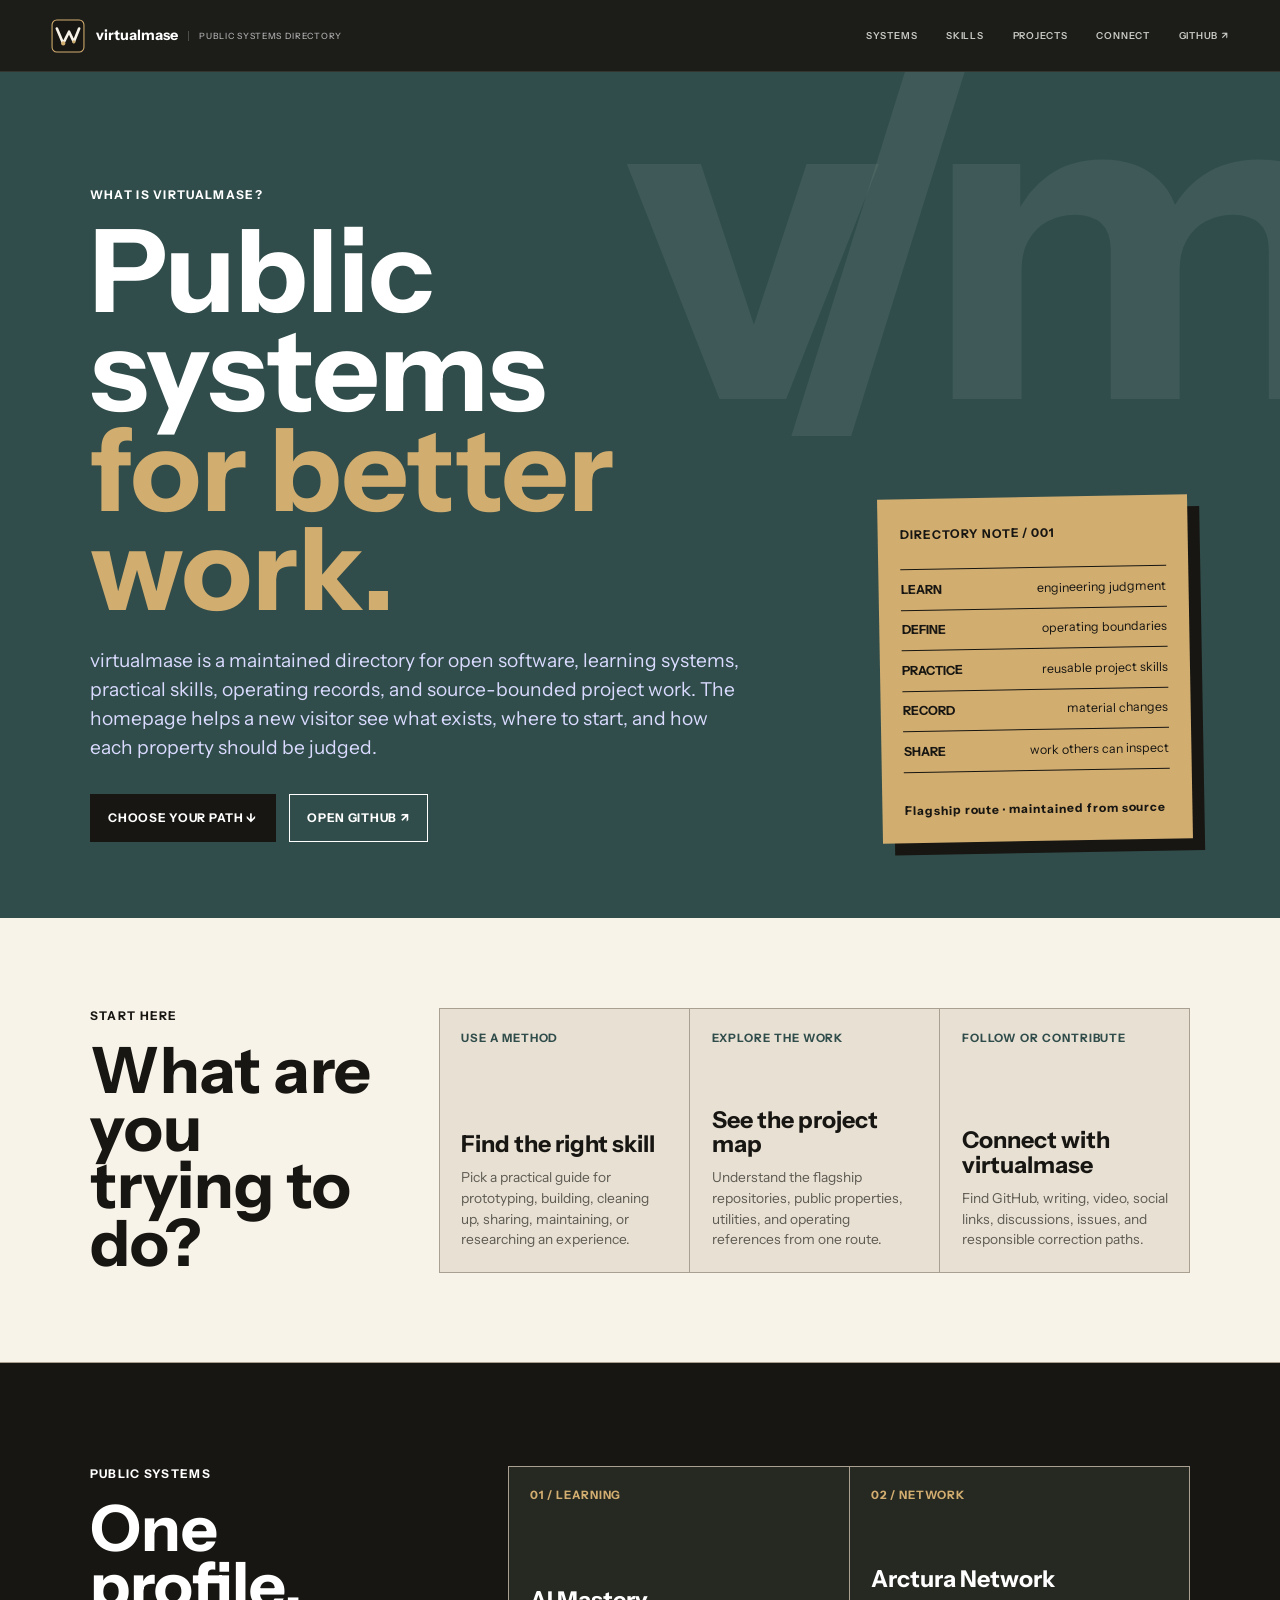
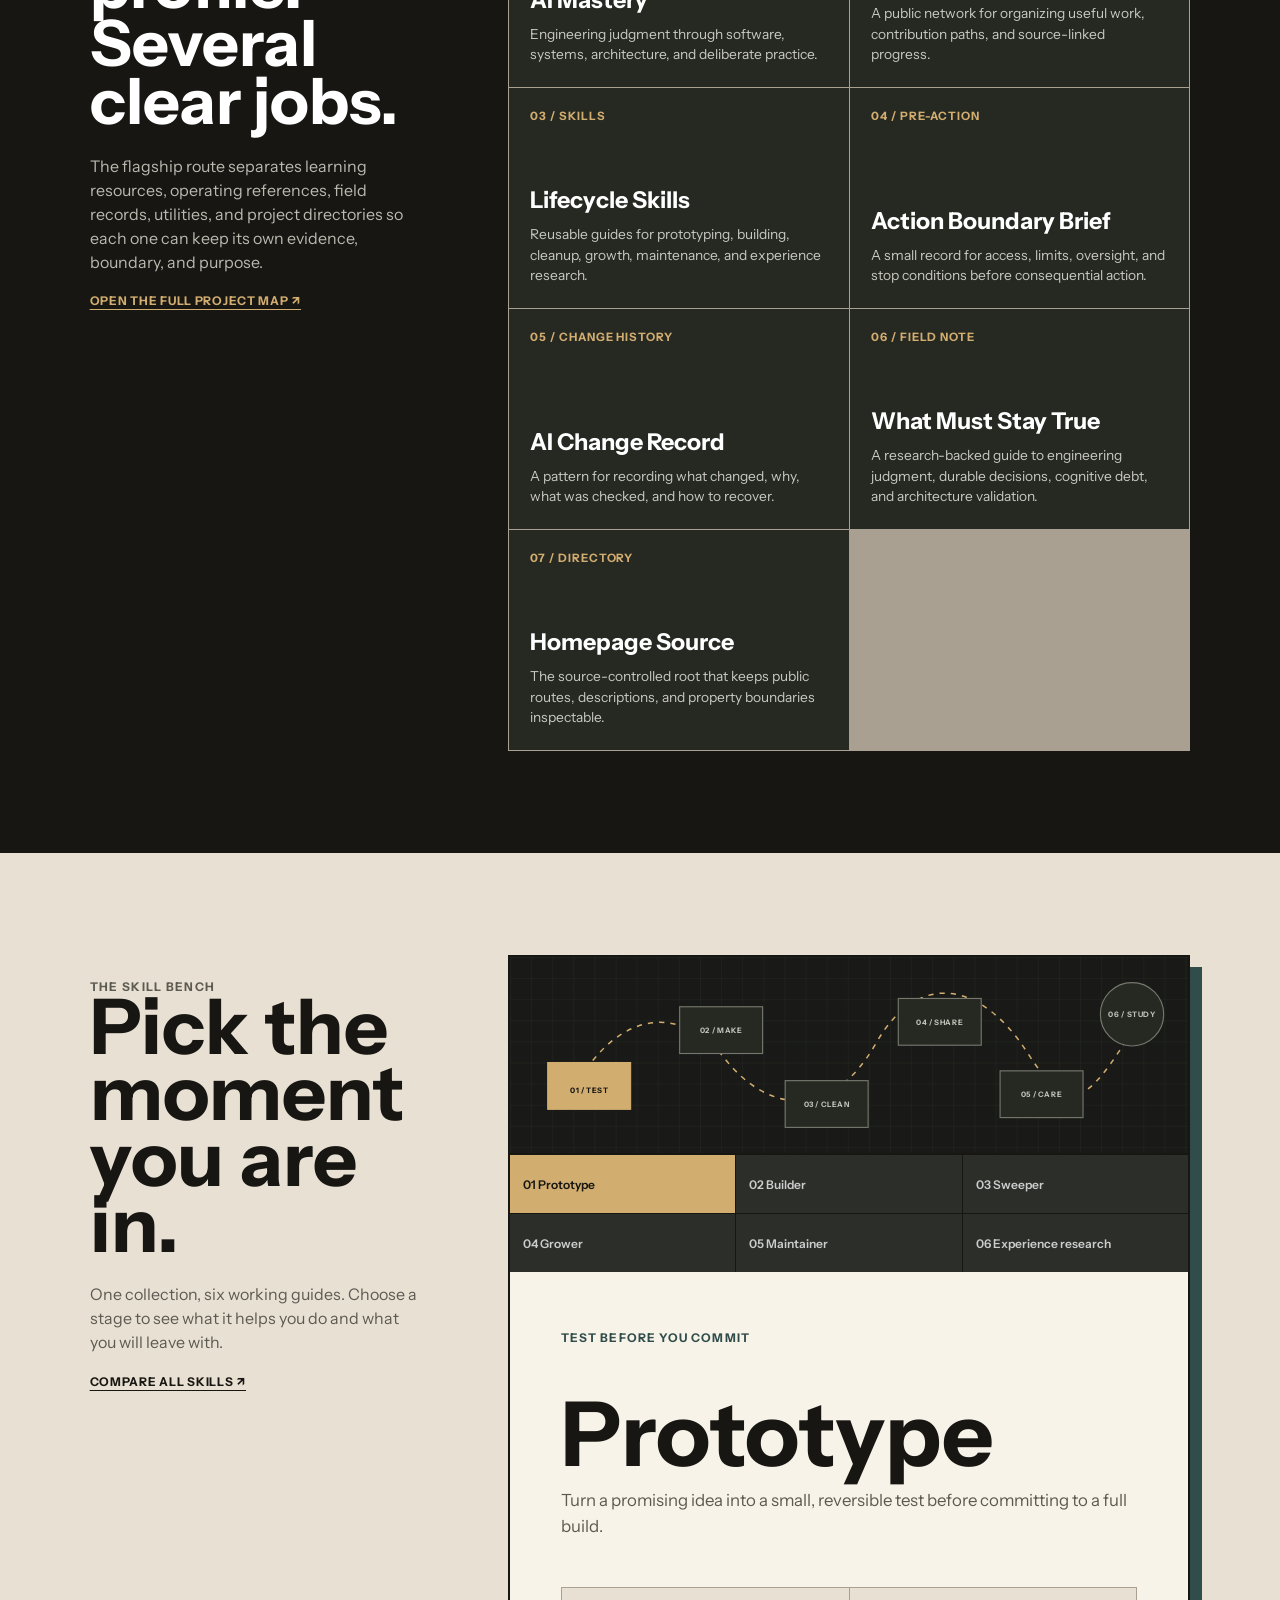
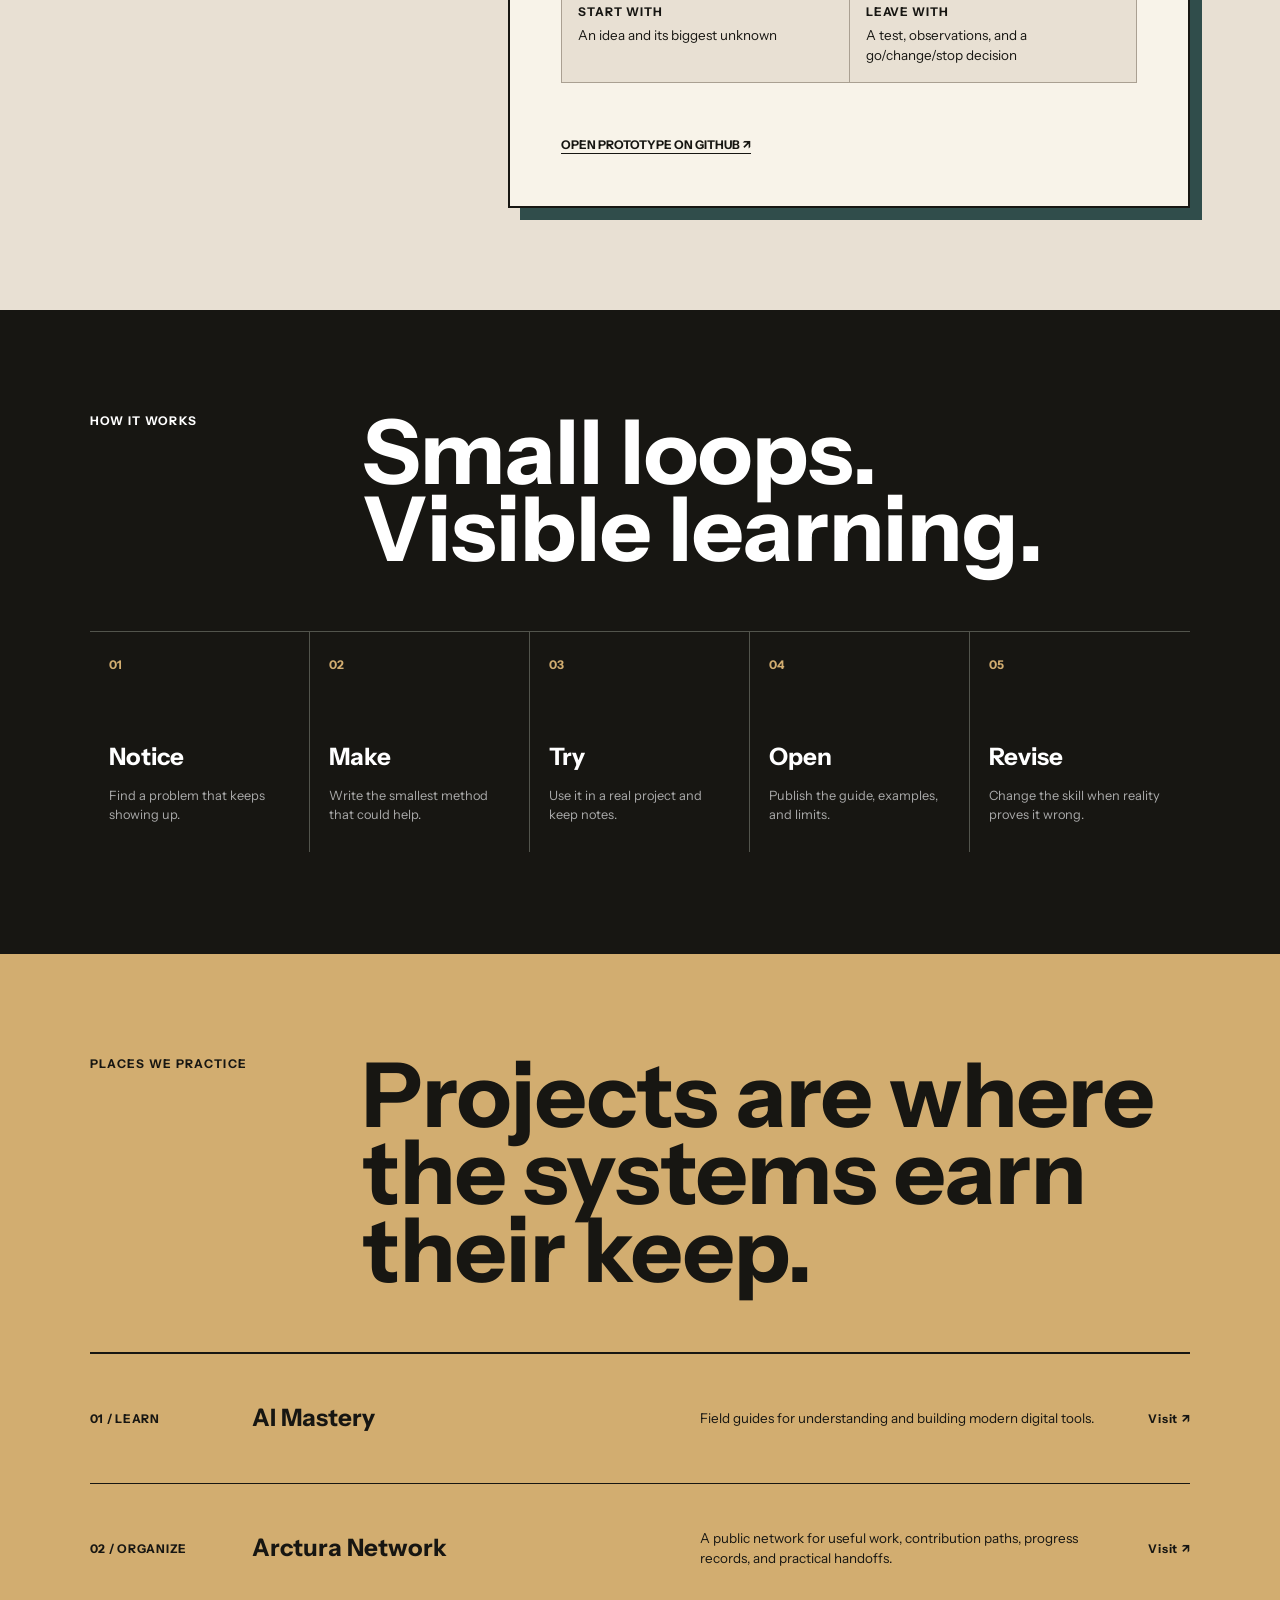
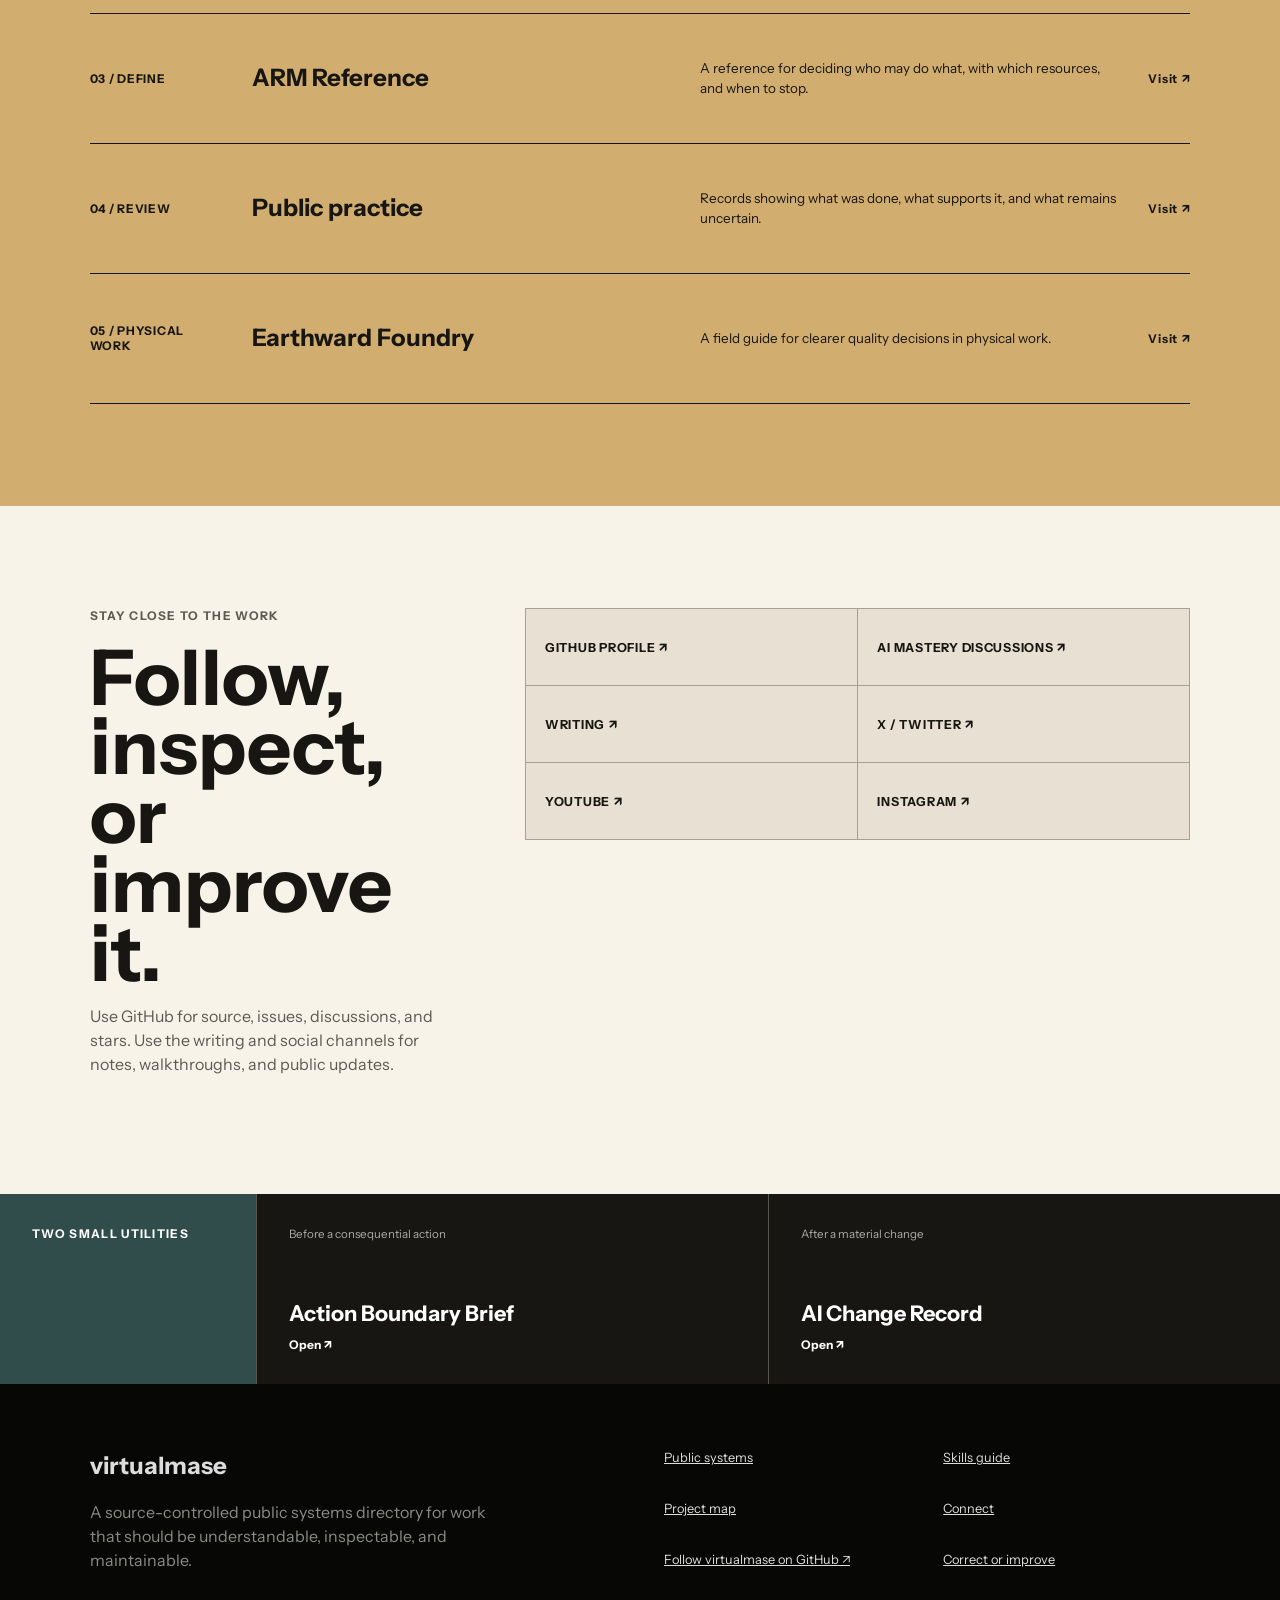
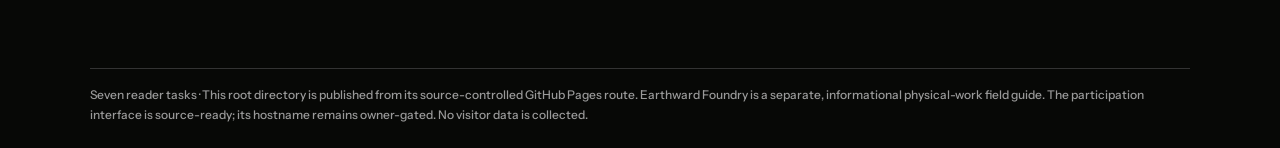
<file: index.html>
<!doctype html>
<html lang="en">
<head>
  <meta charset="utf-8">
  <meta name="viewport" content="width=device-width, initial-scale=1">
  <title>virtualmase — Public Systems for Better Work</title>
  <meta name="description" content="virtualmase is a public systems directory for practical software work, engineering judgment, open skills, operating records, and maintainable digital projects.">
  <meta name="author" content="virtualmase">
  <meta name="robots" content="index,follow,max-image-preview:large,max-snippet:-1,max-video-preview:-1">
  <link rel="canonical" href="https://virtualmase.github.io/">
  <meta name="theme-color" content="#171612">
  <meta property="og:type" content="website"><meta property="og:site_name" content="virtualmase"><meta property="og:title" content="virtualmase — Public Systems for Better Work"><meta property="og:description" content="A maintained directory for open software, learning systems, practical skills, operating records, and source-bounded project work."><meta property="og:url" content="https://virtualmase.github.io/"><meta property="og:image" content="https://virtualmase.github.io/og-image.png"><meta property="og:image:width" content="1200"><meta property="og:image:height" content="630"><meta property="og:image:alt" content="virtualmase open skills workshop">
  <meta name="twitter:card" content="summary_large_image"><meta name="twitter:title" content="virtualmase — Public Systems for Better Work"><meta name="twitter:description" content="A maintained directory for open software, learning systems, practical skills, operating records, and source-bounded project work."><meta name="twitter:image" content="https://virtualmase.github.io/og-image.png">
  <link rel="icon" href="favicon.svg" type="image/svg+xml"><link rel="icon" href="favicon-48.png" sizes="48x48" type="image/png"><link rel="apple-touch-icon" href="favicon-180.png"><link rel="manifest" href="manifest.webmanifest"><link rel="preload" href="assets/fonts/instrument-sans-variable.woff2" as="font" type="font/woff2" crossorigin><link rel="stylesheet" href="styles.css">
  <script>document.documentElement.classList.add('js');</script>
  <script type="application/ld+json">{"@context":"https://schema.org","@graph":[{"@type":"WebSite","@id":"https://virtualmase.github.io/#website","name":"virtualmase","url":"https://virtualmase.github.io/","description":"A public systems directory for practical software work, engineering judgment, operating records, and maintainable digital projects.","inLanguage":"en"},{"@type":"WebPage","@id":"https://virtualmase.github.io/#webpage","url":"https://virtualmase.github.io/","name":"virtualmase — Public Systems for Better Work","description":"A maintained directory for open software, learning systems, practical skills, operating records, and source-bounded project work.","isPartOf":{"@id":"https://virtualmase.github.io/#website"},"inLanguage":"en"},{"@type":"ItemList","@id":"https://virtualmase.github.io/#routes","name":"virtualmase public reader-task routes","itemListElement":[{"@type":"ListItem","position":1,"name":"AI Mastery","url":"https://virtualmase.github.io/ai-mastery/"},{"@type":"ListItem","position":2,"name":"Arctura Network","url":"https://github.com/virtualmase/arctura.network"},{"@type":"ListItem","position":3,"name":"Lifecycle Skills","url":"https://github.com/virtualmase/lifecycle-skills"},{"@type":"ListItem","position":4,"name":"ARM Reference","url":"https://autonomousresourcemanagement.com/"},{"@type":"ListItem","position":5,"name":"Public practice","url":"https://autonomousresourcemanagement.com/practice/"},{"@type":"ListItem","position":6,"name":"Action Boundary Brief","url":"https://virtualmase.github.io/action-boundary-brief/"},{"@type":"ListItem","position":7,"name":"AI Change Record","url":"https://virtualmase.github.io/ai-change-record/"},{"@type":"ListItem","position":8,"name":"Earthward Foundry public field guide","url":"https://virtualmase.github.io/earthward-foundry/"}]}]}</script>
</head>
<body>
  <a class="skip-link" href="#main">Skip to the directory</a>
  <header class="site-header"><a class="brand" href="#top"><img src="favicon.svg" alt=""><strong>virtualmase</strong><span>public systems directory</span></a><nav class="desktop-nav" aria-label="Primary navigation"><a href="#systems">Systems</a><a href="skills.html">Skills</a><a href="projects.html">Projects</a><a href="connect.html">Connect</a><a href="https://github.com/virtualmase" rel="me">GitHub ↗</a></nav><button class="menu-toggle" type="button" aria-expanded="false" aria-controls="mobile-menu" aria-label="Open navigation"><span></span><span></span></button><nav class="mobile-menu" id="mobile-menu" aria-label="Mobile navigation"><a href="#systems">Systems</a><a href="skills.html">Skills</a><a href="projects.html">Projects</a><a href="connect.html">Connect</a><a href="https://github.com/virtualmase" rel="me">GitHub ↗</a></nav></header>
  <main id="main">
    <section class="hero" id="top"><div class="hero-mark" aria-hidden="true">v/m</div><div class="hero-copy"><p class="kicker">WHAT IS virtualmase?</p><h1>Public systems<br><span>for better work.</span></h1><p>virtualmase is a maintained directory for open software, learning systems, practical skills, operating records, and source-bounded project work. The homepage helps a new visitor see what exists, where to start, and how each property should be judged.</p><div class="hero-actions"><a class="button button-dark" href="#start">Choose your path ↓</a><a class="button button-line" href="https://github.com/virtualmase">Open GitHub ↗</a></div></div><aside class="hero-receipt"><span>DIRECTORY NOTE / 001</span><ol><li><b>Learn</b> engineering judgment</li><li><b>Define</b> operating boundaries</li><li><b>Practice</b> reusable project skills</li><li><b>Record</b> material changes</li><li><b>Share</b> work others can inspect</li></ol><small>Flagship route · maintained from source</small></aside></section>

    <section class="start-paths" id="start" aria-labelledby="start-title"><div><p class="kicker">START HERE</p><h2 id="start-title">What are you trying to do?</h2></div><div class="path-grid"><a href="skills.html"><span>Use a method</span><strong>Find the right skill</strong><p>Pick a practical guide for prototyping, building, cleaning up, sharing, maintaining, or researching an experience.</p></a><a href="projects.html"><span>Explore the work</span><strong>See the project map</strong><p>Understand the flagship repositories, public properties, utilities, and operating references from one route.</p></a><a href="connect.html"><span>Follow or contribute</span><strong>Connect with virtualmase</strong><p>Find GitHub, writing, video, social links, discussions, issues, and responsible correction paths.</p></a></div></section>

    <section class="systems" id="systems" aria-labelledby="systems-title"><div class="systems-head"><p class="kicker">PUBLIC SYSTEMS</p><h2 id="systems-title">One profile.<br>Several clear jobs.</h2><p>The flagship route separates learning resources, operating references, field records, utilities, and project directories so each one can keep its own evidence, boundary, and purpose.</p><a class="text-link" href="projects.html">Open the full project map ↗</a></div><div class="system-grid"><a href="https://virtualmase.github.io/ai-mastery/"><span>01 / LEARNING</span><strong>AI Mastery</strong><p>Engineering judgment through software, systems, architecture, and deliberate practice.</p></a><a href="https://github.com/virtualmase/arctura.network"><span>02 / NETWORK</span><strong>Arctura Network</strong><p>A public network for organizing useful work, contribution paths, and source-linked progress.</p></a><a href="https://github.com/virtualmase/lifecycle-skills"><span>03 / SKILLS</span><strong>Lifecycle Skills</strong><p>Reusable guides for prototyping, building, cleanup, growth, maintenance, and experience research.</p></a><a href="https://virtualmase.github.io/action-boundary-brief/"><span>04 / PRE-ACTION</span><strong>Action Boundary Brief</strong><p>A small record for access, limits, oversight, and stop conditions before consequential action.</p></a><a href="https://virtualmase.github.io/ai-change-record/"><span>05 / CHANGE HISTORY</span><strong>AI Change Record</strong><p>A pattern for recording what changed, why, what was checked, and how to recover.</p></a><a href="engineering-judgment-ai-assisted-software-development.html"><span>06 / FIELD NOTE</span><strong>What Must Stay True</strong><p>A research-backed guide to engineering judgment, durable decisions, cognitive debt, and architecture validation.</p></a><a href="https://github.com/virtualmase/virtualmase.github.io"><span>07 / DIRECTORY</span><strong>Homepage Source</strong><p>The source-controlled root that keeps public routes, descriptions, and property boundaries inspectable.</p></a></div></section>

    <section class="skill-bench" id="skills" aria-labelledby="skills-title"><div class="bench-head"><p class="kicker">THE SKILL BENCH</p><h2 id="skills-title">Pick the moment<br>you are in.</h2><p>One collection, six working guides. Choose a stage to see what it helps you do and what you will leave with.</p><a class="text-link" href="skills.html">Compare all skills ↗</a></div><div class="bench-ui" data-active-skill="prototype">
      <svg class="workshop-field" viewBox="0 0 900 260" role="img" aria-labelledby="field-title field-desc"><title id="field-title">Lifecycle skills workshop field</title><desc id="field-desc">Six connected work surfaces represent prototype, building, cleanup, sharing, maintenance, and experience research.</desc><defs><pattern id="field-lines" width="28" height="28" patternUnits="userSpaceOnUse"><path d="M28 0H0V28" fill="none" stroke="currentColor" stroke-width=".6"/></pattern></defs><rect width="900" height="260" fill="url(#field-lines)" class="field-grid"/><path class="field-path" d="M85 175C145 65 230 65 285 135S425 220 485 115 630 40 685 125 760 205 830 90"/><g class="field-node node-prototype"><rect x="50" y="145" width="110" height="62"/><text x="105" y="180">01 / TEST</text></g><g class="field-node node-builder"><rect x="225" y="66" width="110" height="62"/><text x="280" y="101">02 / MAKE</text></g><g class="field-node node-sweeper"><rect x="365" y="164" width="110" height="62"/><text x="420" y="199">03 / CLEAN</text></g><g class="field-node node-grower"><rect x="515" y="55" width="110" height="62"/><text x="570" y="90">04 / SHARE</text></g><g class="field-node node-maintainer"><rect x="650" y="151" width="110" height="62"/><text x="705" y="186">05 / CARE</text></g><g class="field-node node-research"><circle cx="825" cy="76" r="42"/><text x="825" y="80">06 / STUDY</text></g></svg>
<div class="skill-tabs" role="tablist" aria-label="Lifecycle skills"><button role="tab" aria-selected="true" aria-controls="panel-prototype" id="tab-prototype" data-skill="prototype">01 Prototype</button><button role="tab" aria-selected="false" aria-controls="panel-builder" id="tab-builder" data-skill="builder" tabindex="-1">02 Builder</button><button role="tab" aria-selected="false" aria-controls="panel-sweeper" id="tab-sweeper" data-skill="sweeper" tabindex="-1">03 Sweeper</button><button role="tab" aria-selected="false" aria-controls="panel-grower" id="tab-grower" data-skill="grower" tabindex="-1">04 Grower</button><button role="tab" aria-selected="false" aria-controls="panel-maintainer" id="tab-maintainer" data-skill="maintainer" tabindex="-1">05 Maintainer</button><button role="tab" aria-selected="false" aria-controls="panel-research" id="tab-research" data-skill="research" tabindex="-1">06 Experience research</button></div><div class="skill-panels">
      <div role="tabpanel" id="panel-prototype" aria-labelledby="tab-prototype" data-panel="prototype"><span>TEST BEFORE YOU COMMIT</span><h3>Prototype</h3><p>Turn a promising idea into a small, reversible test before committing to a full build.</p><dl><div><dt>Start with</dt><dd>An idea and its biggest unknown</dd></div><div><dt>Leave with</dt><dd>A test, observations, and a go/change/stop decision</dd></div></dl><a href="https://github.com/virtualmase/lifecycle-skills/tree/main/skills/prototype">Open Prototype on GitHub ↗</a></div>
      <div role="tabpanel" id="panel-builder" aria-labelledby="tab-builder" data-panel="builder" hidden><span>MAKE THE REVIEWED PLAN</span><h3>Builder</h3><p>Turn a reviewed plan into tested work with acceptance checks and a way back.</p><dl><div><dt>Start with</dt><dd>An approved brief</dd></div><div><dt>Leave with</dt><dd>Working source, test results, and rollback notes</dd></div></dl><a href="https://github.com/virtualmase/lifecycle-skills/tree/main/skills/builder">Open Builder on GitHub ↗</a></div>
      <div role="tabpanel" id="panel-sweeper" aria-labelledby="tab-sweeper" data-panel="sweeper" hidden><span>CLEAR WHAT NO LONGER SERVES</span><h3>Sweeper</h3><p>Safely retire old work, clean up clutter, and reduce the cost of upkeep.</p><dl><div><dt>Start with</dt><dd>A cluttered or aging project</dd></div><div><dt>Leave with</dt><dd>An inventory, safe cleanup, and verification record</dd></div></dl><a href="https://github.com/virtualmase/lifecycle-skills/tree/main/skills/sweeper">Open Sweeper on GitHub ↗</a></div>
      <div role="tabpanel" id="panel-grower" aria-labelledby="tab-grower" data-panel="grower" hidden><span>HELP GOOD PROJECTS TRAVEL</span><h3>Grower</h3><p>Help a public project reach the people it serves through honest discovery and participation.</p><dl><div><dt>Start with</dt><dd>A project worth sharing</dd></div><div><dt>Leave with</dt><dd>A channel plan, clear copy, and next experiment</dd></div></dl><a href="https://github.com/virtualmase/lifecycle-skills/tree/main/skills/grower">Open Grower on GitHub ↗</a></div>
      <div role="tabpanel" id="panel-maintainer" aria-labelledby="tab-maintainer" data-panel="maintainer" hidden><span>CARE FOR WHAT YOU SHIP</span><h3>Maintainer</h3><p>Keep a released project healthy through triage, checks, updates, and clear ownership.</p><dl><div><dt>Start with</dt><dd>A live project</dd></div><div><dt>Leave with</dt><dd>A release review, change log, and risk list</dd></div></dl><a href="https://github.com/virtualmase/lifecycle-skills/tree/main/skills/maintainer">Open Maintainer on GitHub ↗</a></div>
      <div role="tabpanel" id="panel-research" aria-labelledby="tab-research" data-panel="research" hidden><span>UNDERSTAND THE EXPERIENCE</span><h3>Experience Research</h3><p>Study a digital experience and turn observations into measurable improvements.</p><dl><div><dt>Start with</dt><dd>A page, product, or customer journey</dd></div><div><dt>Leave with</dt><dd>Research notes, improvement cards, and a test plan</dd></div></dl><a href="https://github.com/virtualmase/lifecycle-skills/tree/main/skills/ux-ui-cx-market-intelligence">Open Experience Research on GitHub ↗</a></div>
    </div></div></section>

    <section class="how" id="how"><header><p class="kicker">HOW IT WORKS</p><h2>Small loops.<br>Visible learning.</h2></header><ol><li><span>01</span><strong>Notice</strong><p>Find a problem that keeps showing up.</p></li><li><span>02</span><strong>Make</strong><p>Write the smallest method that could help.</p></li><li><span>03</span><strong>Try</strong><p>Use it in a real project and keep notes.</p></li><li><span>04</span><strong>Open</strong><p>Publish the guide, examples, and limits.</p></li><li><span>05</span><strong>Revise</strong><p>Change the skill when reality proves it wrong.</p></li></ol></section>

    <section class="projects" id="projects"><div class="projects-head"><p class="kicker">PLACES WE PRACTICE</p><h2>Projects are where<br>the systems earn their keep.</h2></div><div class="project-list"><a href="https://virtualmase.github.io/ai-mastery/"><span>01 / LEARN</span><strong>AI Mastery</strong><p>Field guides for understanding and building modern digital tools.</p><b>Visit ↗</b></a><a href="https://github.com/virtualmase/arctura.network"><span>02 / ORGANIZE</span><strong>Arctura Network</strong><p>A public network for useful work, contribution paths, progress records, and practical handoffs.</p><b>Visit ↗</b></a><a href="https://autonomousresourcemanagement.com/"><span>03 / DEFINE</span><strong>ARM Reference</strong><p>A reference for deciding who may do what, with which resources, and when to stop.</p><b>Visit ↗</b></a><a href="https://autonomousresourcemanagement.com/practice/"><span>04 / REVIEW</span><strong>Public practice</strong><p>Records showing what was done, what supports it, and what remains uncertain.</p><b>Visit ↗</b></a><a href="https://virtualmase.github.io/earthward-foundry/"><span>05 / PHYSICAL WORK</span><strong>Earthward Foundry</strong><p>A field guide for clearer quality decisions in physical work.</p><b>Visit ↗</b></a></div></section>

    <section class="engage" aria-labelledby="engage-title"><div><p class="kicker">STAY CLOSE TO THE WORK</p><h2 id="engage-title">Follow, inspect, or improve it.</h2><p>Use GitHub for source, issues, discussions, and stars. Use the writing and social channels for notes, walkthroughs, and public updates.</p></div><div class="engage-links"><a href="https://github.com/virtualmase" rel="me">GitHub profile ↗</a><a href="https://github.com/virtualmase/ai-mastery/discussions">AI Mastery discussions ↗</a><a href="https://substack.com/@virtualmase" rel="me">Writing ↗</a><a href="https://x.com/virtualmase" rel="me">X / Twitter ↗</a><a href="https://www.youtube.com/@virtualmase" rel="me">YouTube ↗</a><a href="https://www.instagram.com/virtualmase" rel="me">Instagram ↗</a></div></section>

    <section class="utilities"><p class="kicker">TWO SMALL UTILITIES</p><a href="https://virtualmase.github.io/action-boundary-brief/"><span>Before a consequential action</span><strong>Action Boundary Brief</strong><b>Open ↗</b></a><a href="https://virtualmase.github.io/ai-change-record/"><span>After a material change</span><strong>AI Change Record</strong><b>Open ↗</b></a></section>
  </main>
  <footer class="site-footer site-footer--operating"><div><a class="footer-brand" href="#top">virtualmase</a><p>A source-controlled public systems directory for work that should be understandable, inspectable, and maintainable.</p></div><nav aria-label="Footer navigation"><a href="#systems">Public systems</a><a href="skills.html">Skills guide</a><a href="projects.html">Project map</a><a href="connect.html">Connect</a><a href="https://github.com/virtualmase" rel="me">Follow virtualmase on GitHub ↗</a><a href="https://github.com/virtualmase/virtualmase.github.io/issues">Correct or improve</a></nav><p class="footer-note">Seven reader tasks · This root directory is published from its source-controlled GitHub Pages route. Earthward Foundry is a separate, informational physical-work field guide. The participation interface is source-ready; its hostname remains owner-gated. No visitor data is collected.</p></footer>
  <script src="script.js" defer></script>
</body>
</html>
</file>
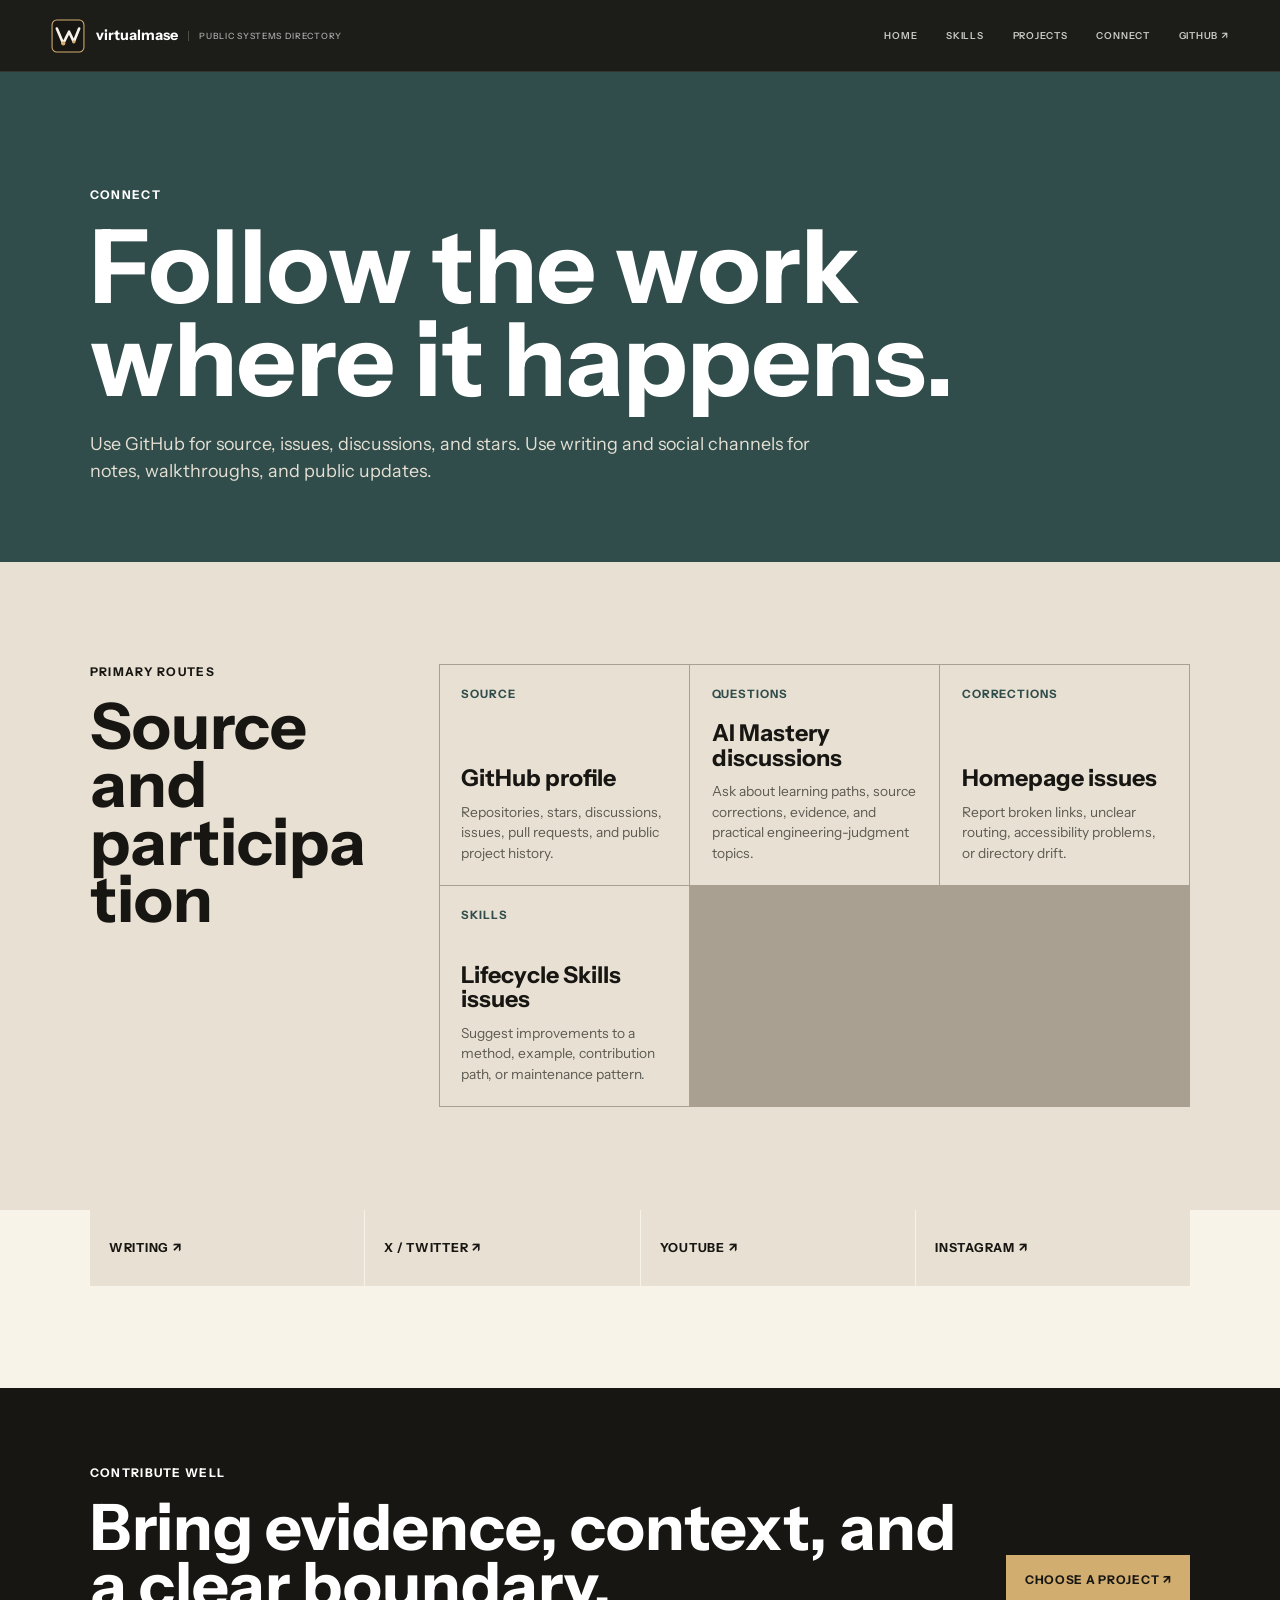
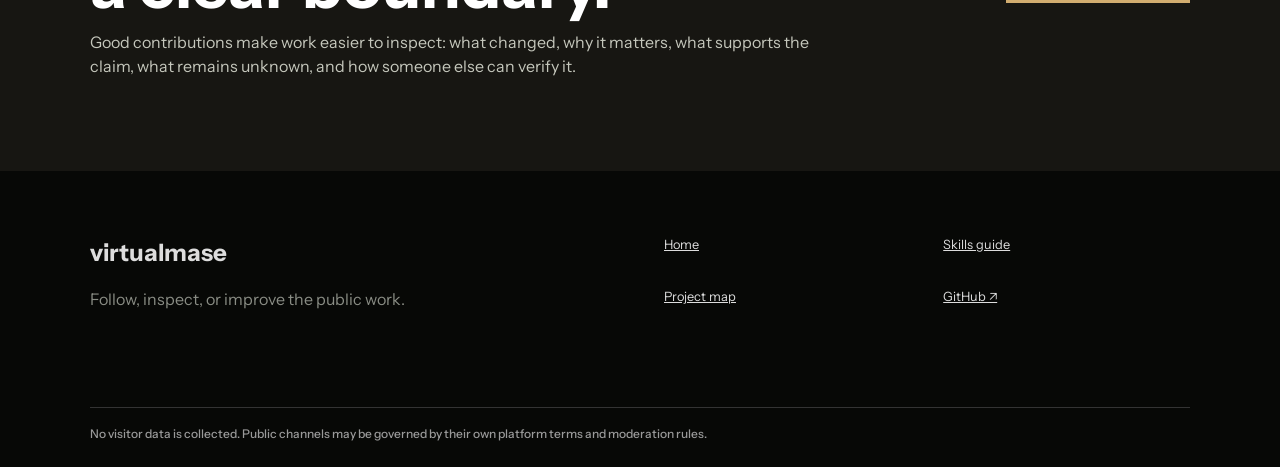
<file: connect.html>
<!doctype html>
<html lang="en">
<head>
  <meta charset="utf-8">
  <meta name="viewport" content="width=device-width, initial-scale=1">
  <title>Connect — virtualmase</title>
  <meta name="description" content="Follow virtualmase, inspect source, join discussions, open issues, and find public social links.">
  <meta name="robots" content="index,follow,max-image-preview:large,max-snippet:-1,max-video-preview:-1">
  <link rel="canonical" href="https://virtualmase.github.io/connect.html">
  <meta name="theme-color" content="#171612">
  <link rel="icon" href="favicon.svg" type="image/svg+xml">
  <link rel="stylesheet" href="styles.css">
</head>
<body>
  <a class="skip-link" href="#main">Skip to links</a>
  <header class="site-header"><a class="brand" href="/"><img src="favicon.svg" alt=""><strong>virtualmase</strong><span>public systems directory</span></a><nav class="desktop-nav" aria-label="Primary navigation"><a href="/">Home</a><a href="skills.html">Skills</a><a href="projects.html">Projects</a><a href="connect.html">Connect</a><a href="https://github.com/virtualmase" rel="me">GitHub ↗</a></nav><button class="menu-toggle" type="button" aria-expanded="false" aria-controls="mobile-menu" aria-label="Open navigation"><span></span><span></span></button><nav class="mobile-menu" id="mobile-menu" aria-label="Mobile navigation"><a href="/">Home</a><a href="skills.html">Skills</a><a href="projects.html">Projects</a><a href="connect.html">Connect</a><a href="https://github.com/virtualmase" rel="me">GitHub ↗</a></nav></header>
  <main id="main" class="subpage">
    <section class="page-hero"><p class="kicker">CONNECT</p><h1>Follow the work<br>where it happens.</h1><p>Use GitHub for source, issues, discussions, and stars. Use writing and social channels for notes, walkthroughs, and public updates.</p></section>
    <section class="link-board" aria-labelledby="primary-links"><div><p class="kicker">PRIMARY ROUTES</p><h2 id="primary-links">Source and participation</h2></div><div class="link-grid">
      <a href="https://github.com/virtualmase" rel="me"><span>Source</span><strong>GitHub profile</strong><p>Repositories, stars, discussions, issues, pull requests, and public project history.</p></a>
      <a href="https://github.com/virtualmase/ai-mastery/discussions"><span>Questions</span><strong>AI Mastery discussions</strong><p>Ask about learning paths, source corrections, evidence, and practical engineering-judgment topics.</p></a>
      <a href="https://github.com/virtualmase/virtualmase.github.io/issues"><span>Corrections</span><strong>Homepage issues</strong><p>Report broken links, unclear routing, accessibility problems, or directory drift.</p></a>
      <a href="https://github.com/virtualmase/lifecycle-skills/issues"><span>Skills</span><strong>Lifecycle Skills issues</strong><p>Suggest improvements to a method, example, contribution path, or maintenance pattern.</p></a>
    </div></section>
    <section class="social-strip" aria-label="Social links"><a href="https://substack.com/@virtualmase" rel="me">Writing ↗</a><a href="https://x.com/virtualmase" rel="me">X / Twitter ↗</a><a href="https://www.youtube.com/@virtualmase" rel="me">YouTube ↗</a><a href="https://www.instagram.com/virtualmase" rel="me">Instagram ↗</a></section>
    <section class="callout-band"><div><p class="kicker">CONTRIBUTE WELL</p><h2>Bring evidence, context, and a clear boundary.</h2><p>Good contributions make work easier to inspect: what changed, why it matters, what supports the claim, what remains unknown, and how someone else can verify it.</p></div><a class="button button-dark" href="projects.html">Choose a project ↗</a></section>
  </main>
  <footer class="site-footer site-footer--operating"><div><a class="footer-brand" href="/">virtualmase</a><p>Follow, inspect, or improve the public work.</p></div><nav aria-label="Footer navigation"><a href="/">Home</a><a href="skills.html">Skills guide</a><a href="projects.html">Project map</a><a href="https://github.com/virtualmase" rel="me">GitHub ↗</a></nav><p class="footer-note">No visitor data is collected. Public channels may be governed by their own platform terms and moderation rules.</p></footer>
  <script src="script.js" defer></script>
</body>
</html>
</file>
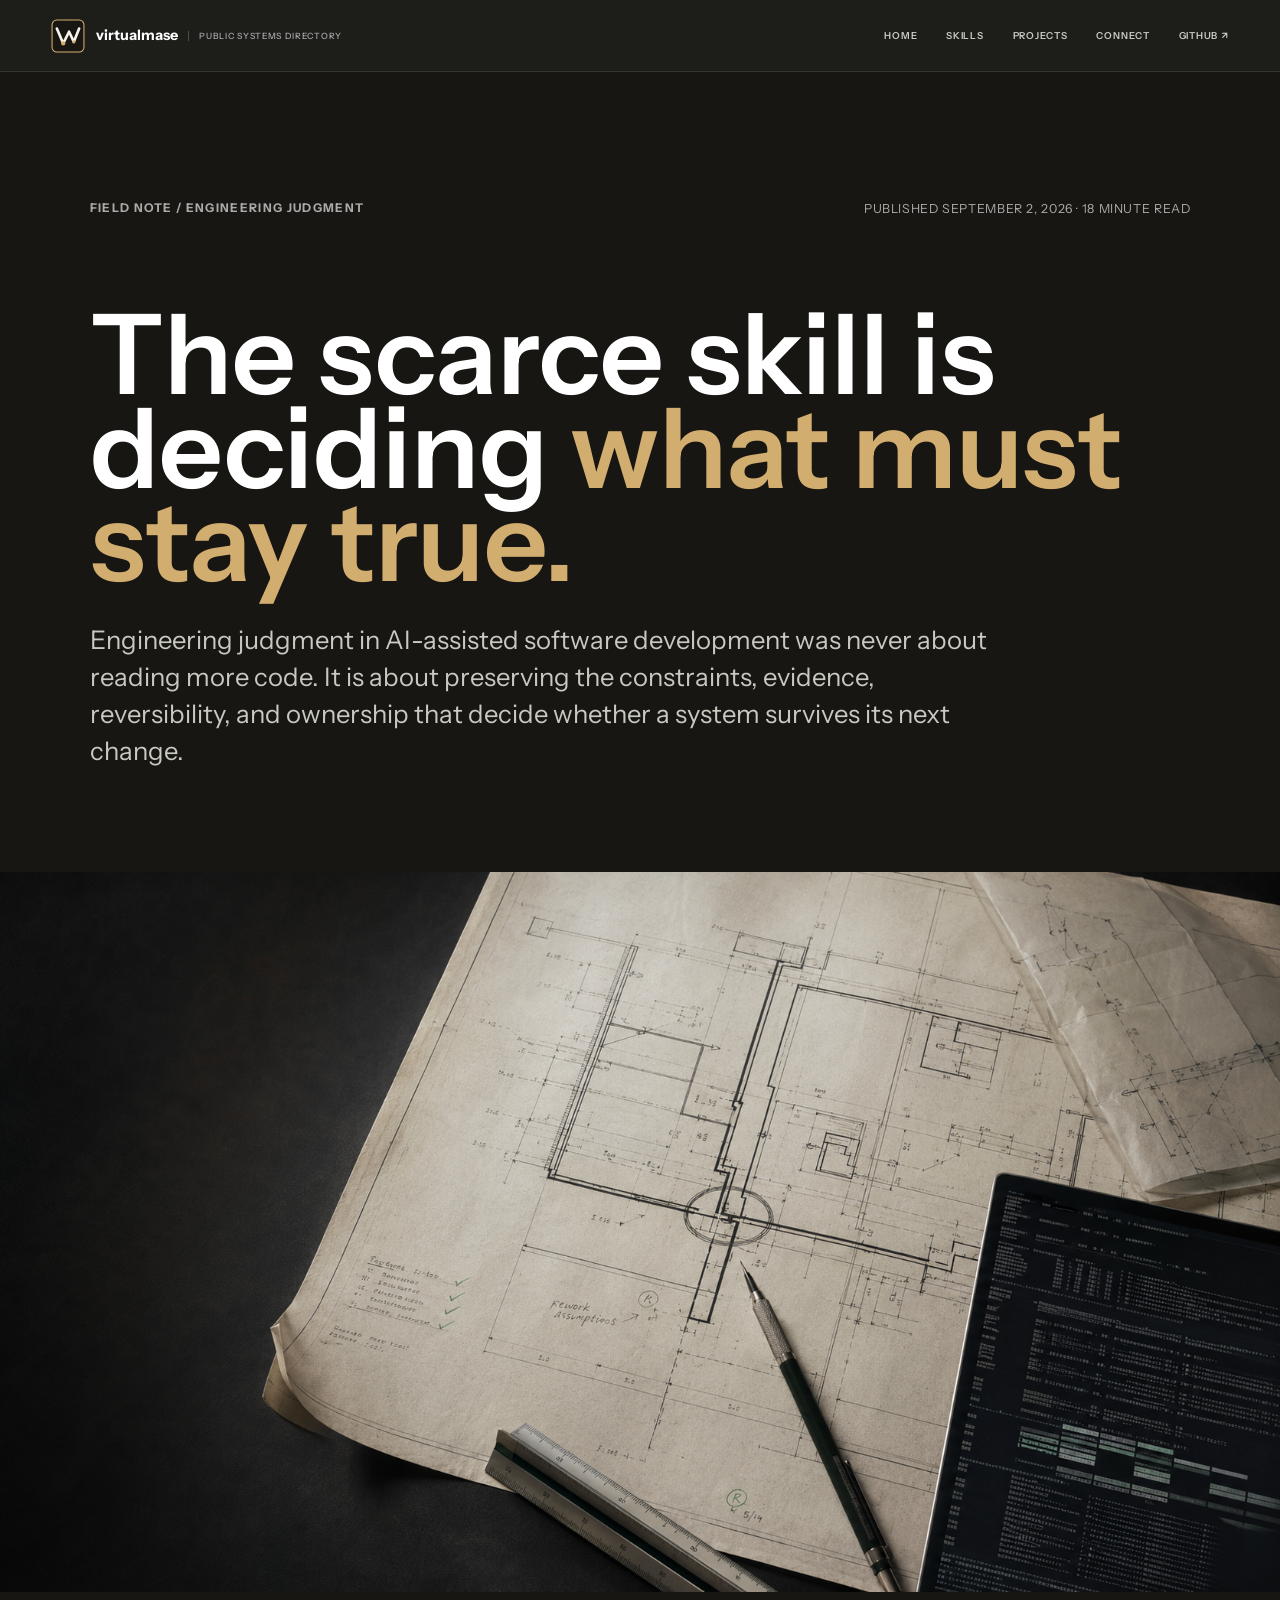
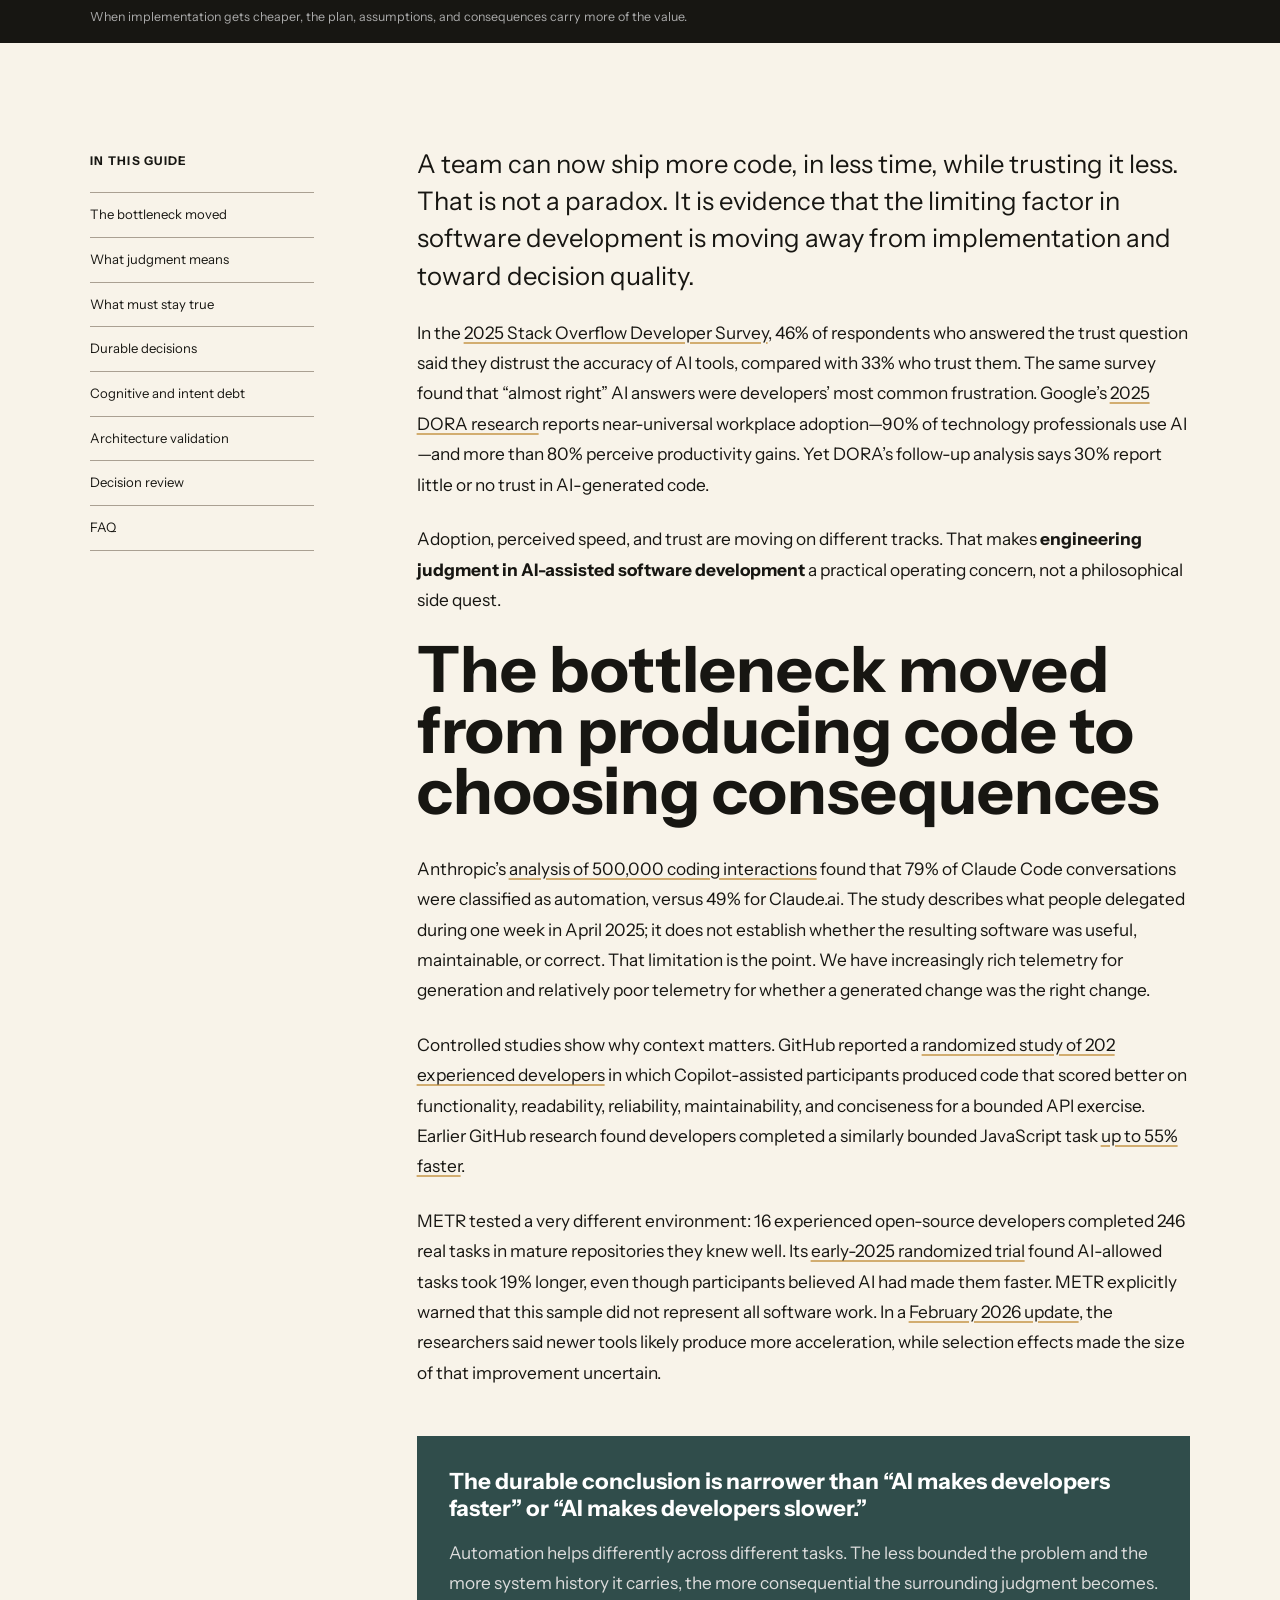
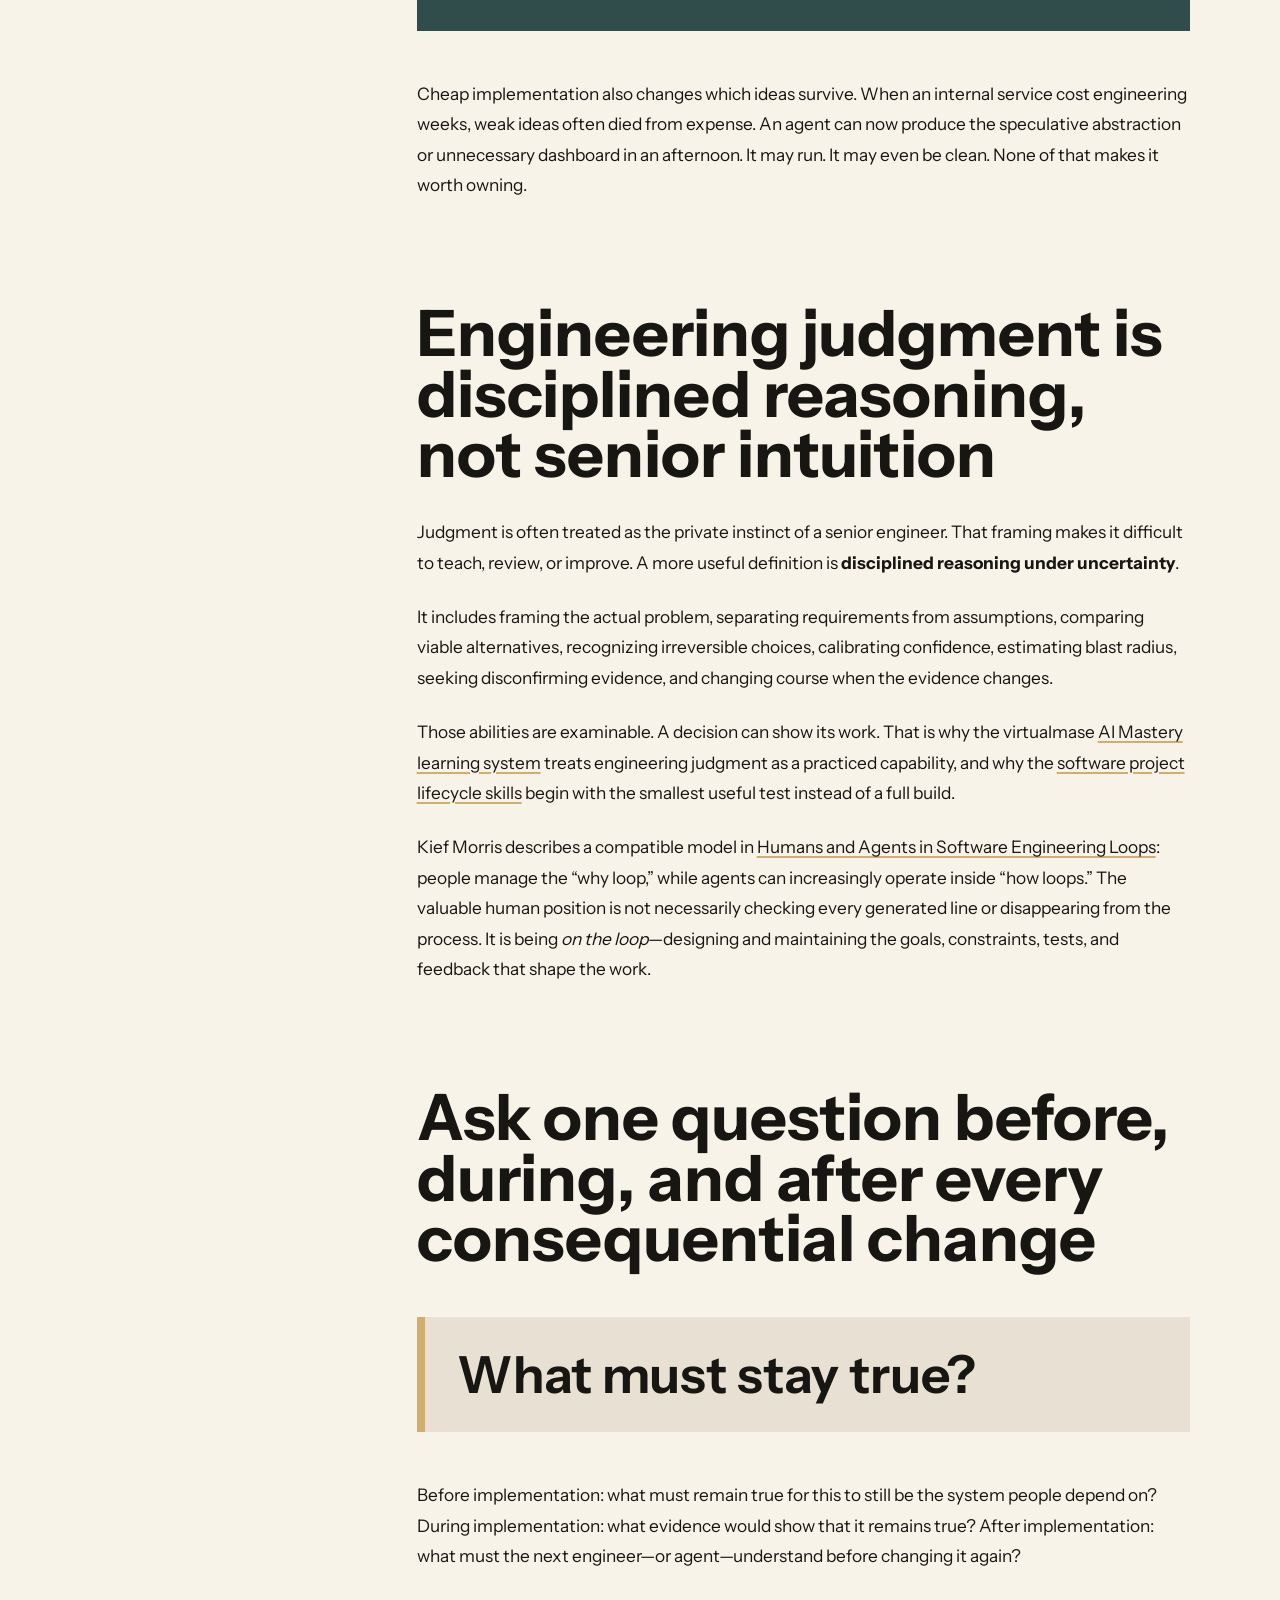
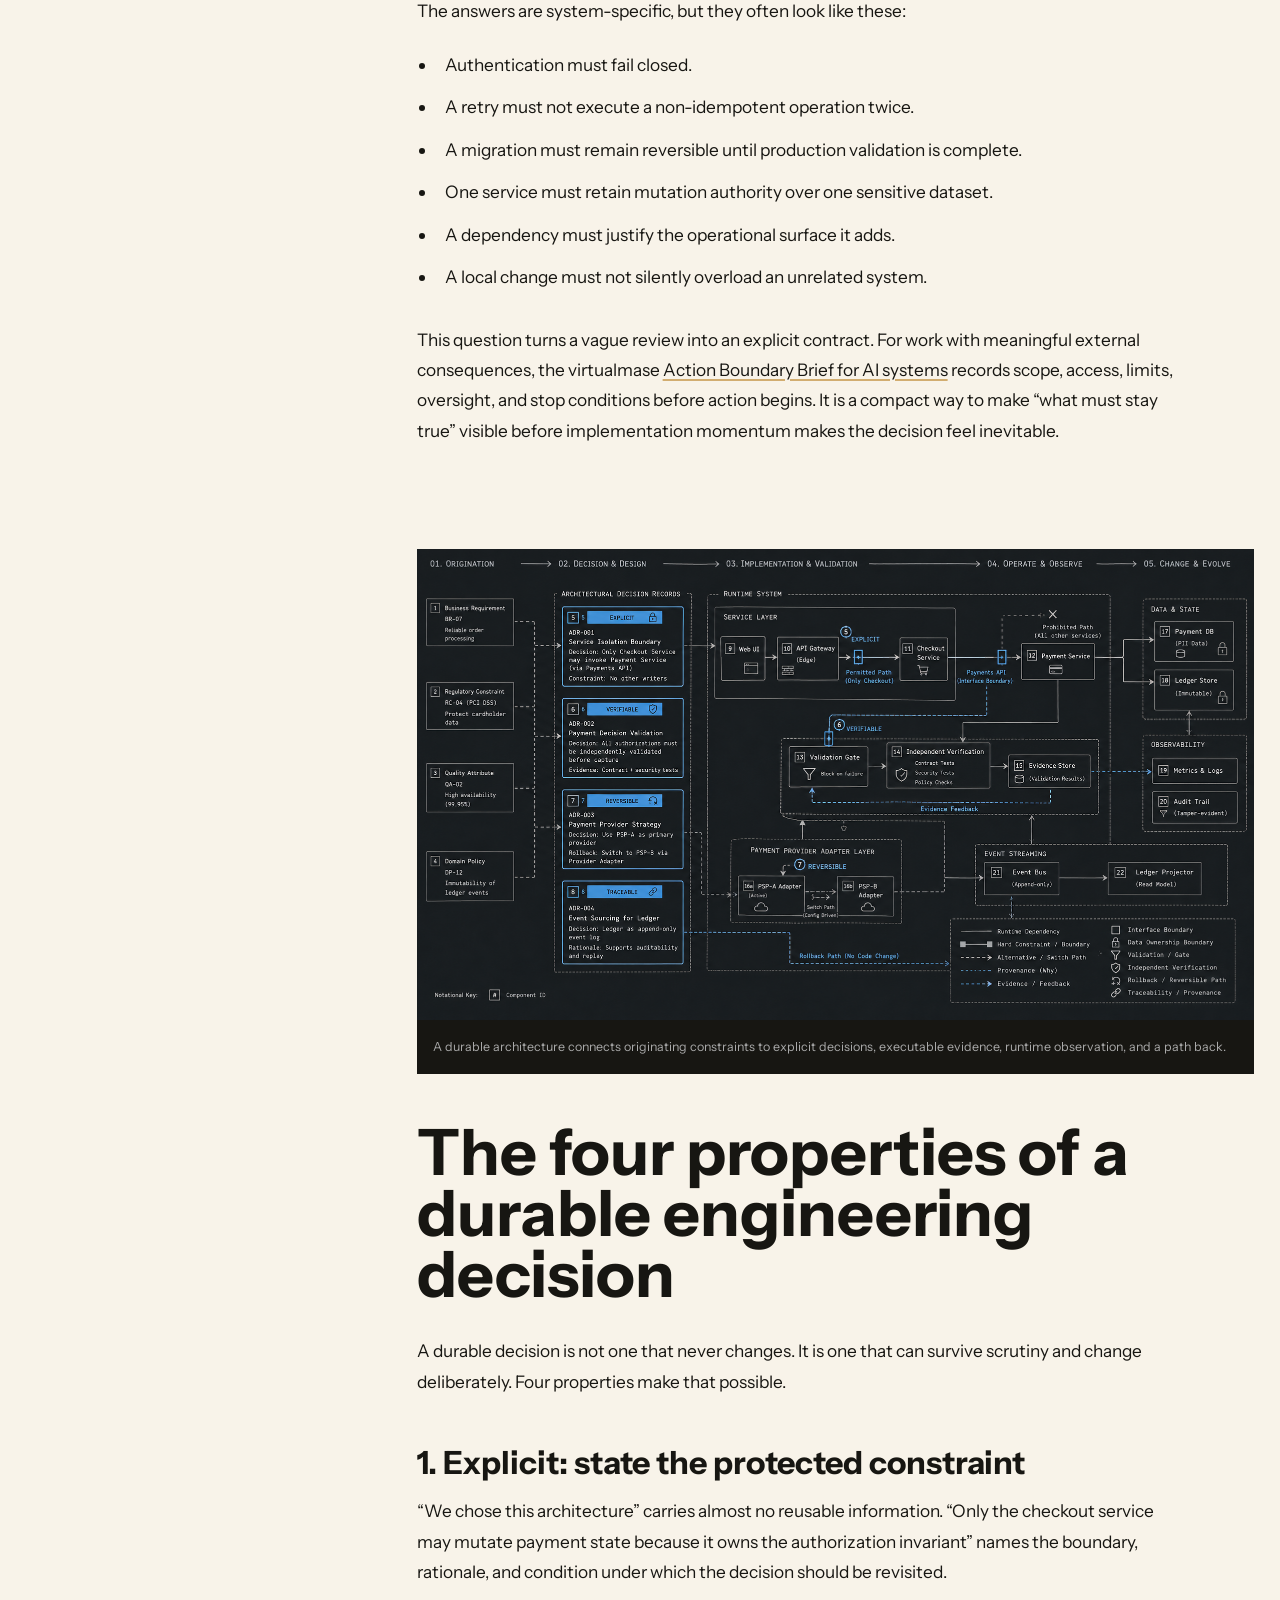
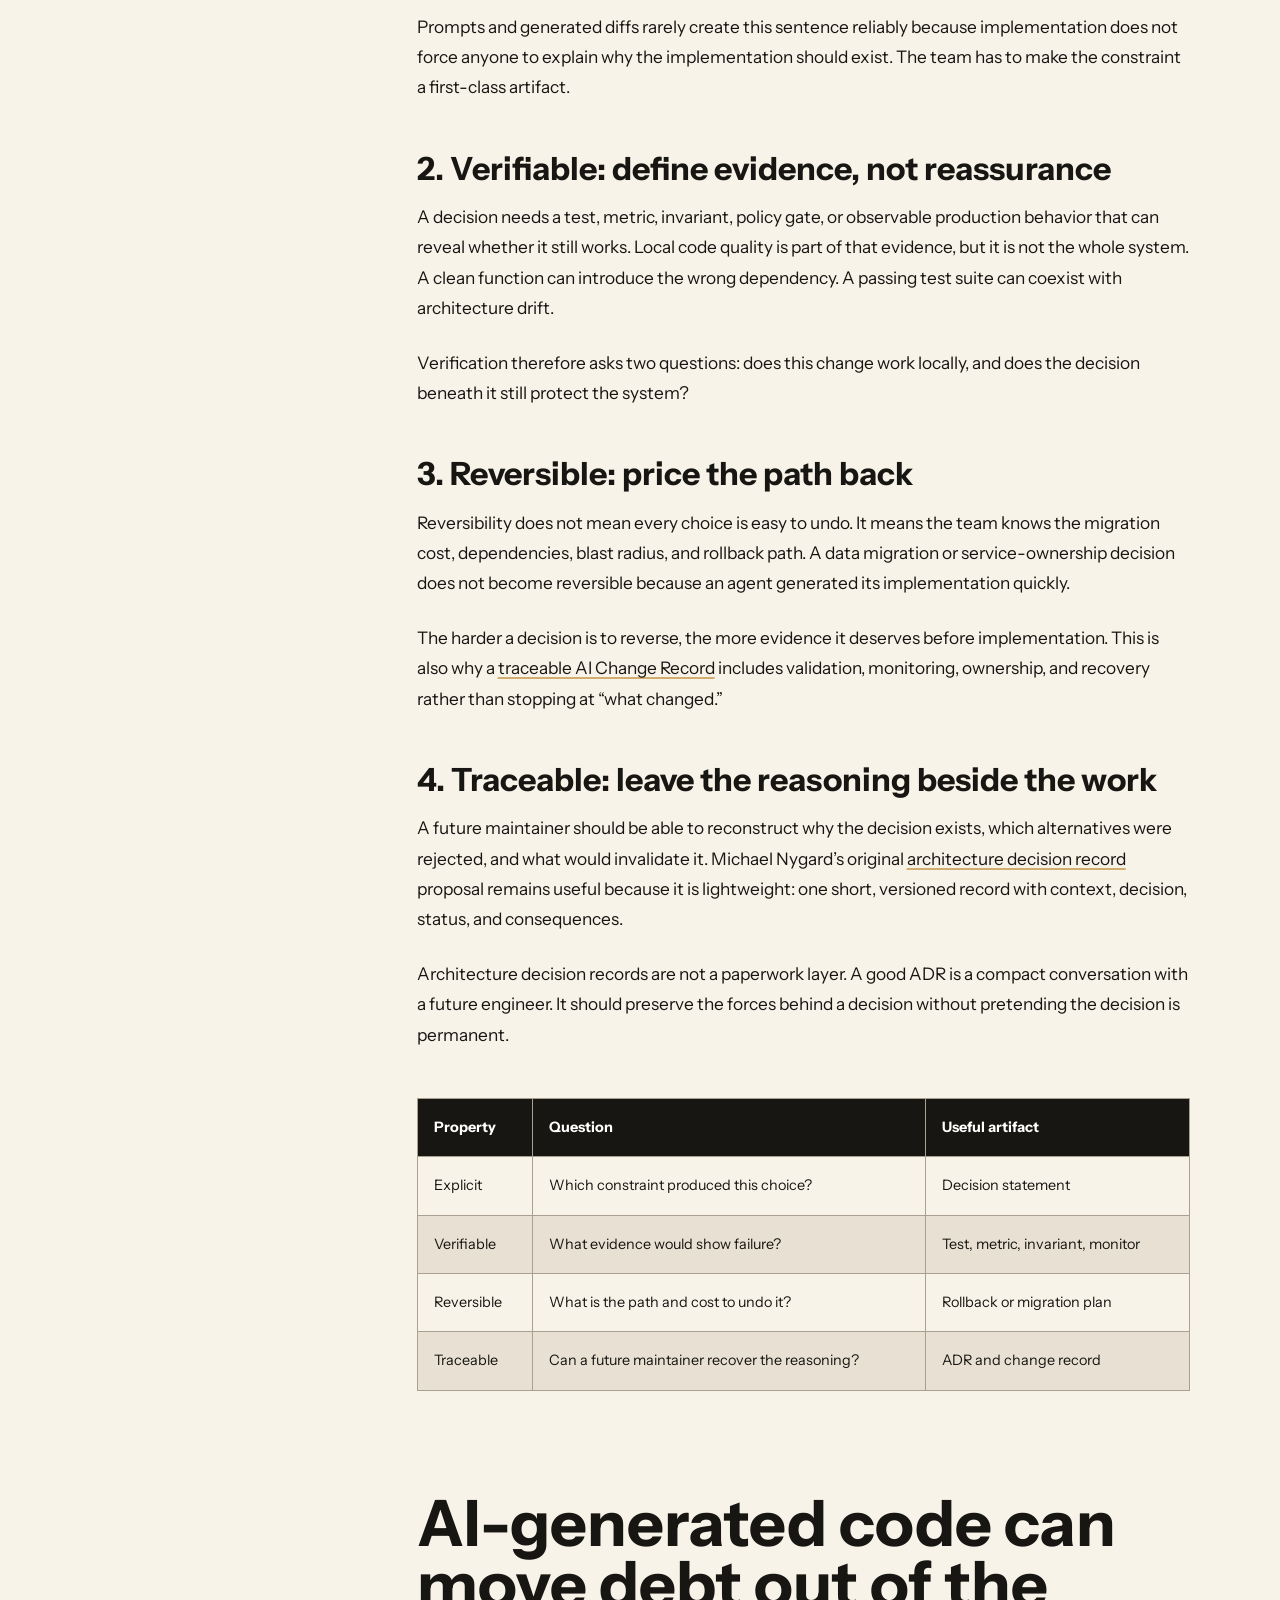
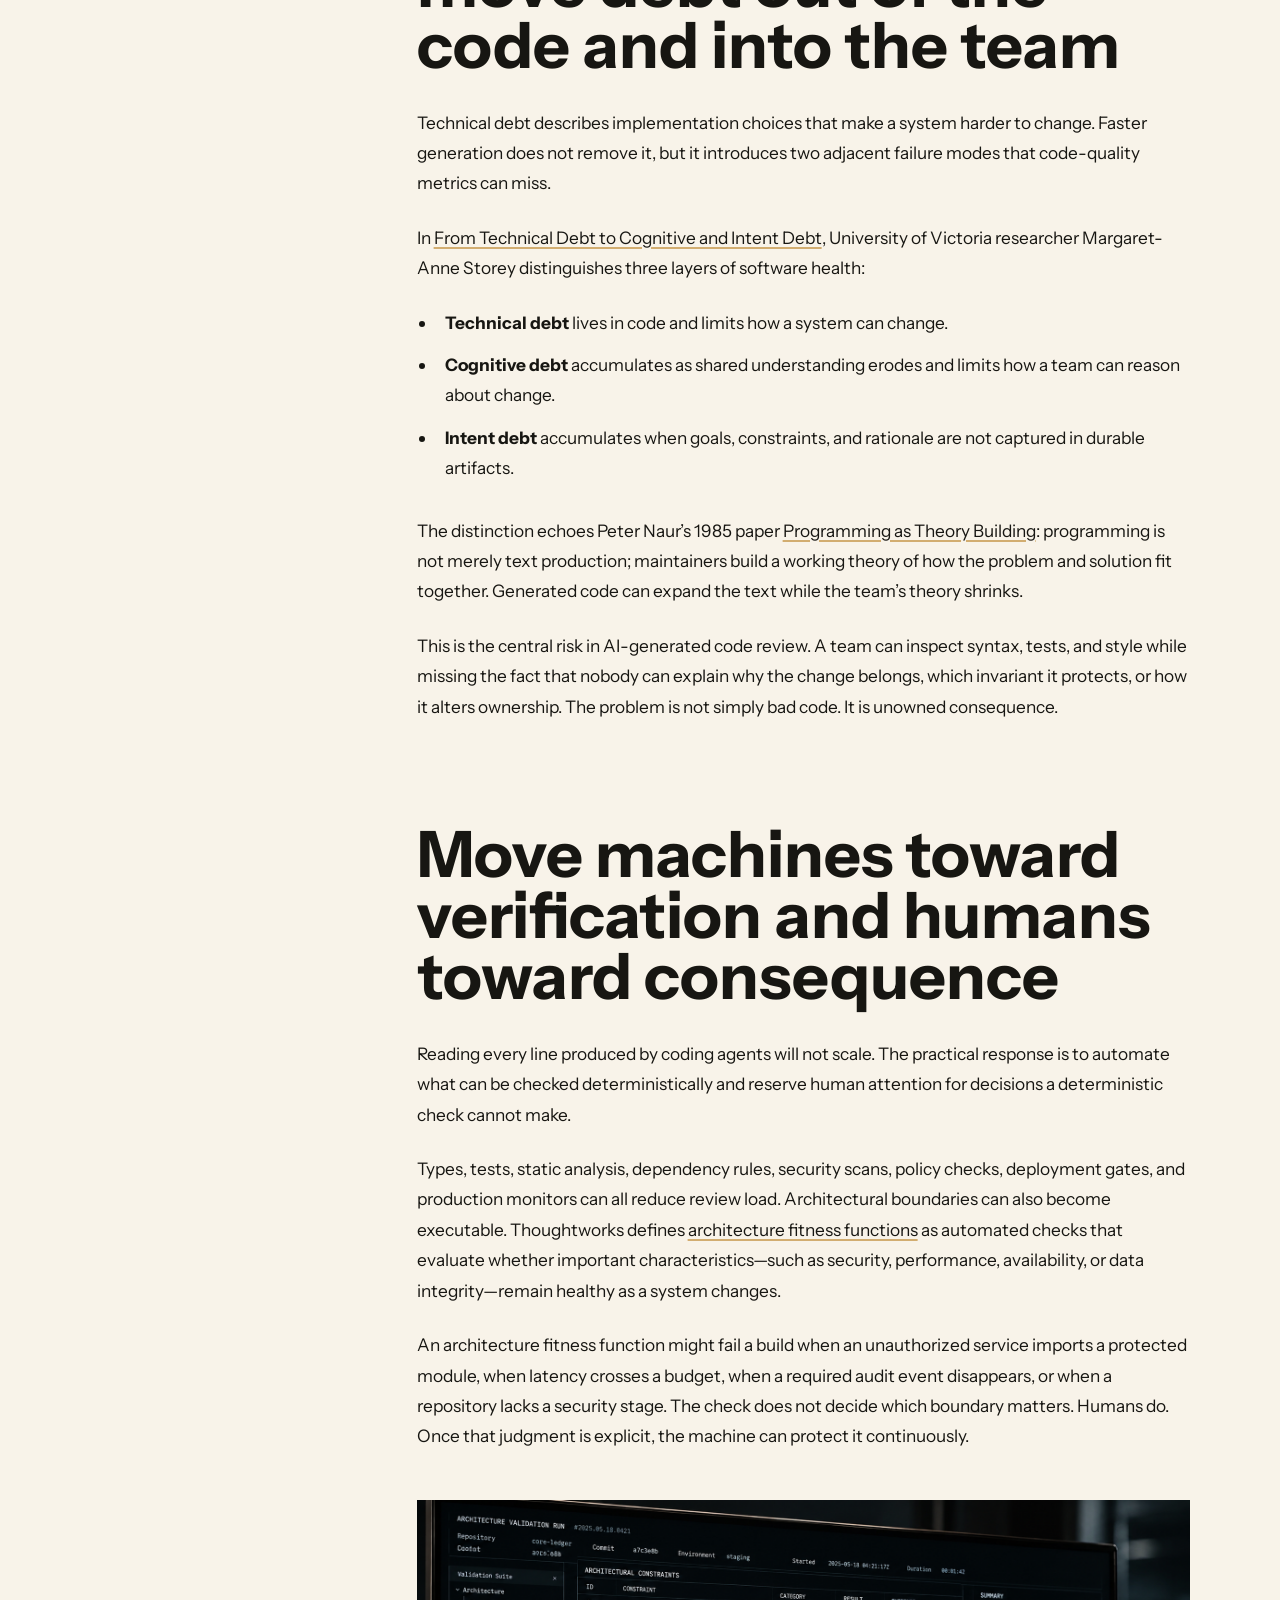
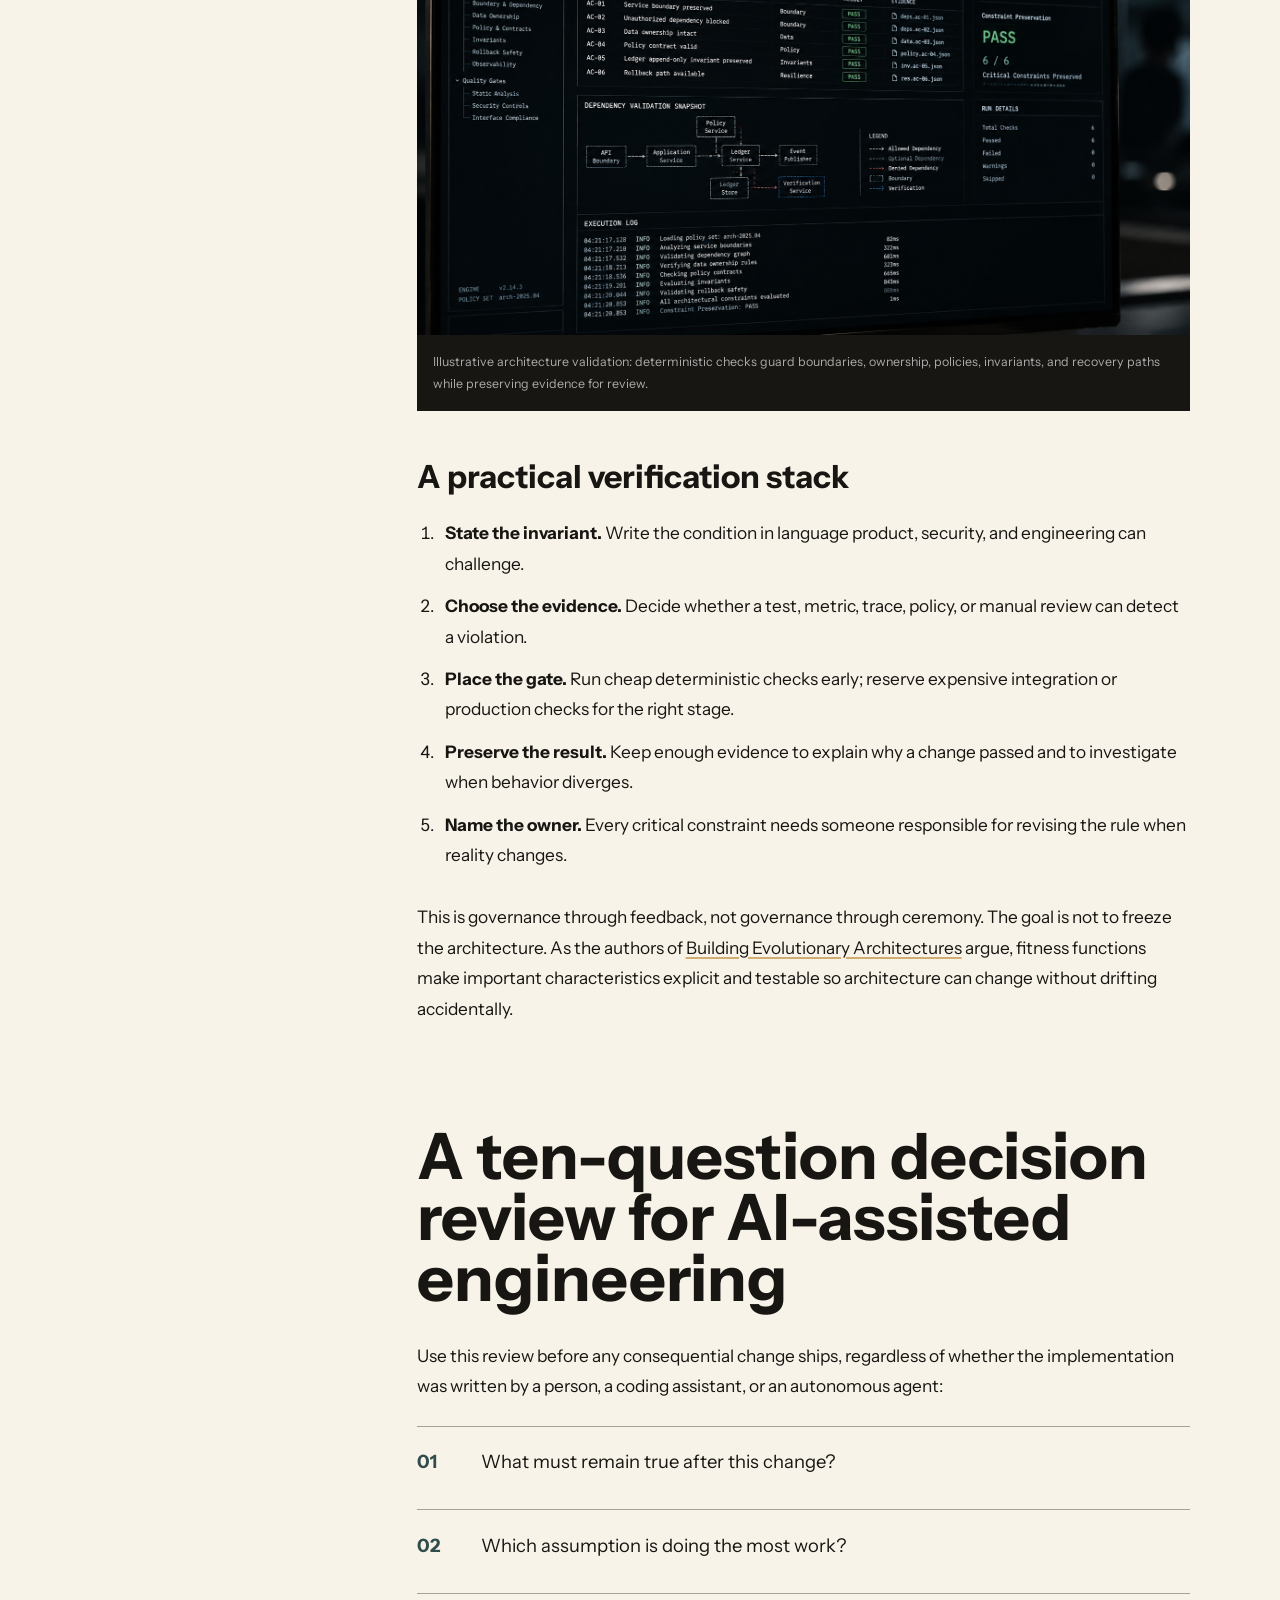
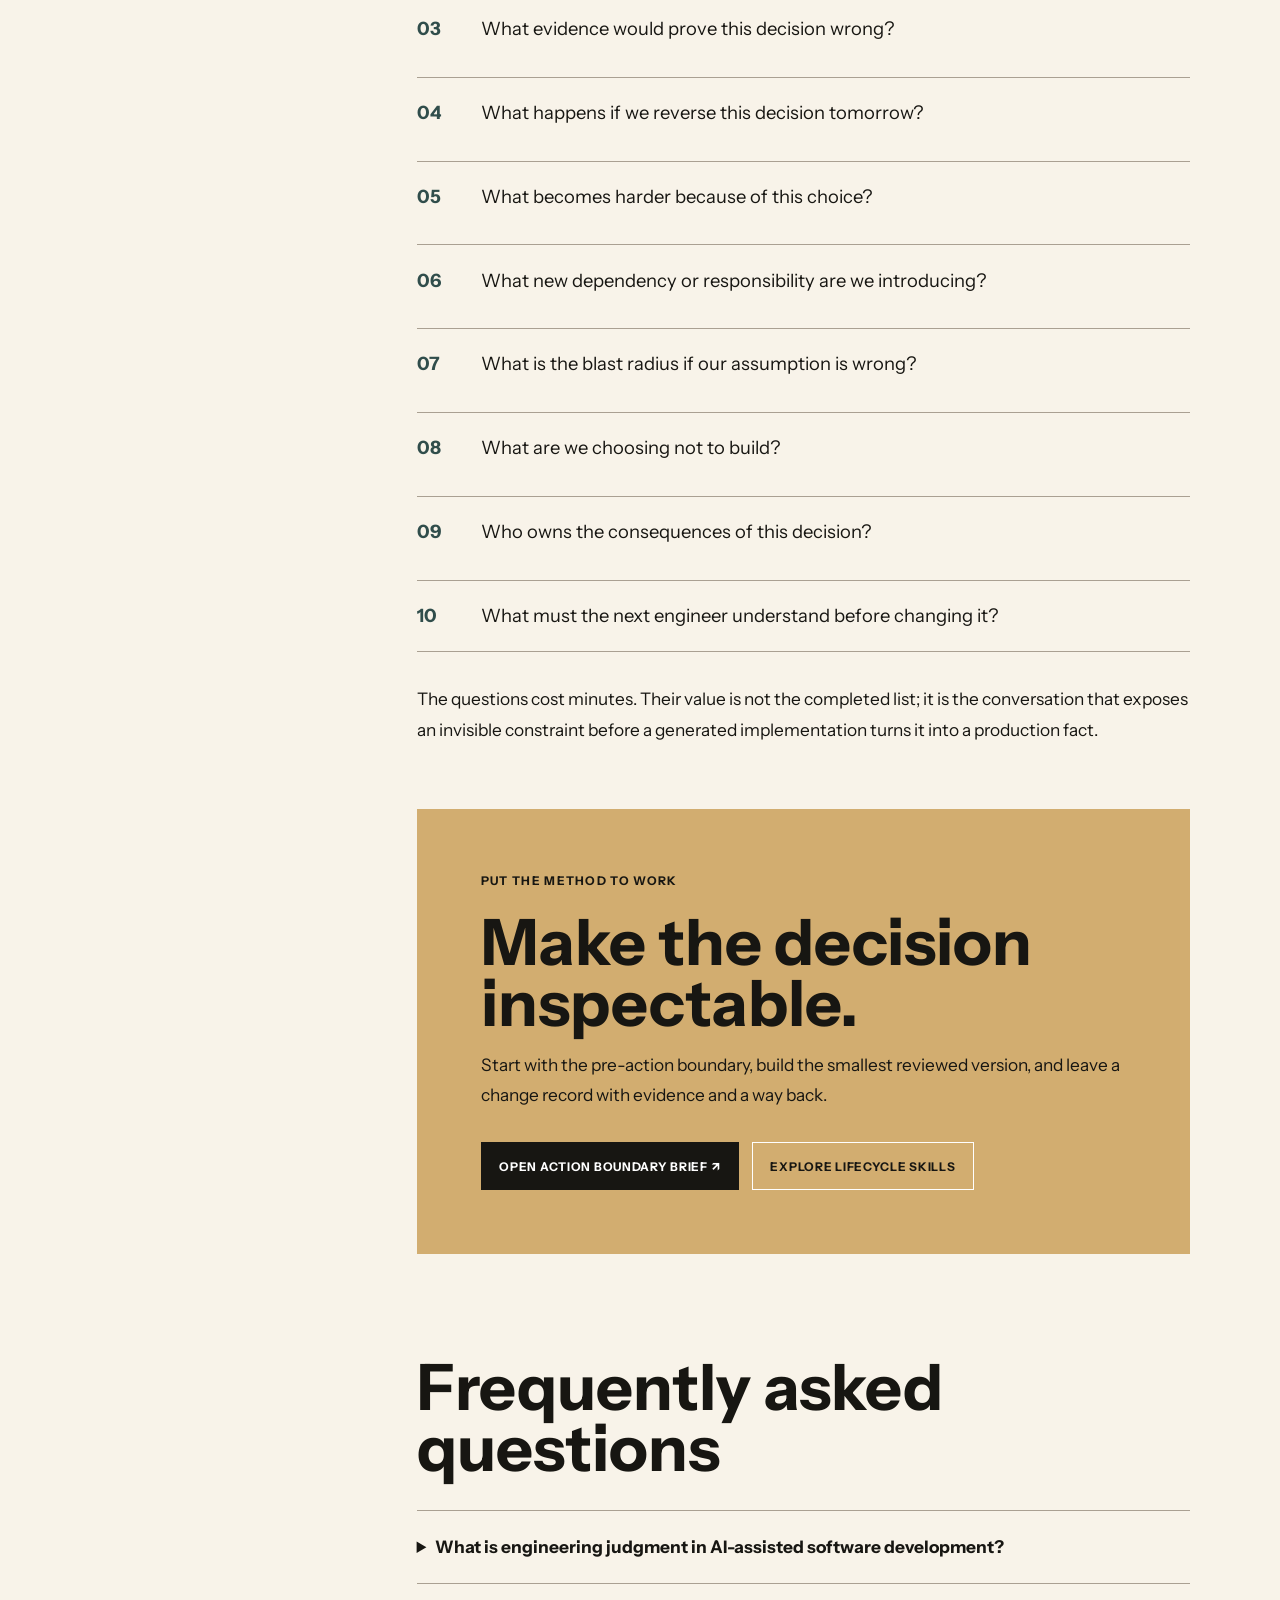
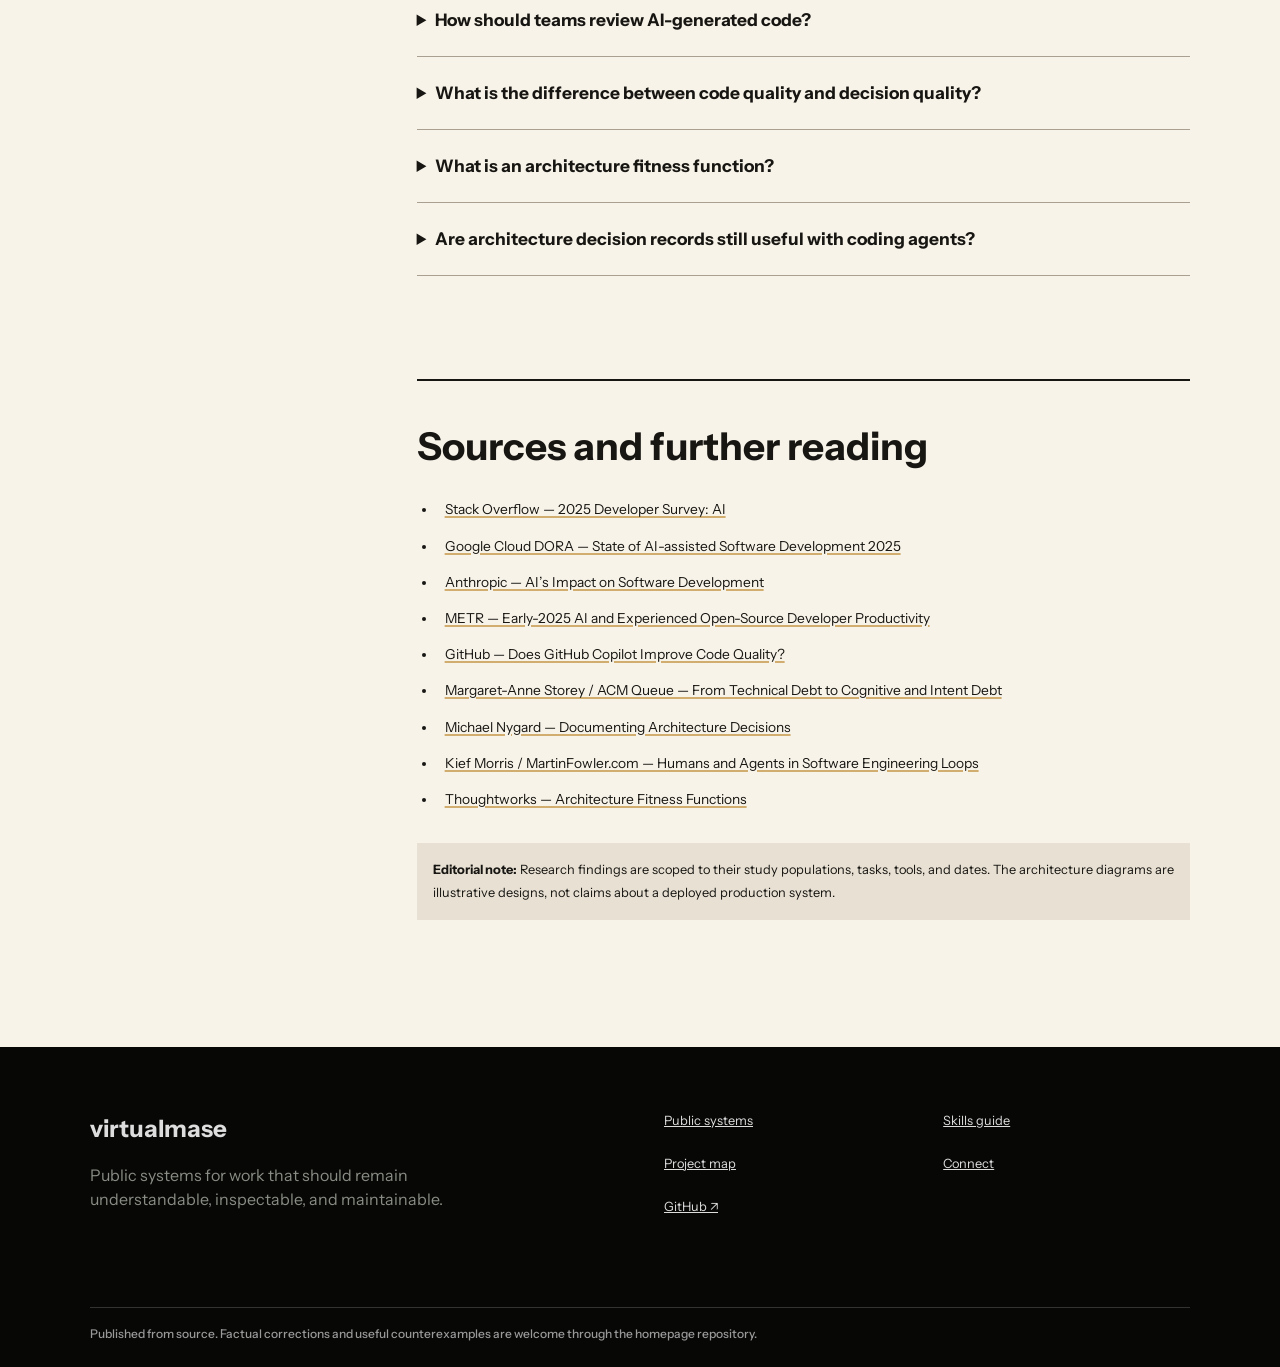
<file: engineering-judgment-ai-assisted-software-development.html>
<!doctype html>
<html lang="en">
<head>
  <meta charset="utf-8">
  <meta name="viewport" content="width=device-width, initial-scale=1">
  <title>Engineering Judgment in AI-Assisted Software Development | virtualmase</title>
  <meta name="description" content="A practical guide to engineering judgment in AI-assisted software development: durable decisions, ADRs, cognitive debt, architecture fitness functions, and human oversight.">
  <meta name="author" content="virtualmase">
  <meta name="robots" content="index,follow,max-image-preview:large,max-snippet:-1,max-video-preview:-1">
  <link rel="canonical" href="https://virtualmase.github.io/engineering-judgment-ai-assisted-software-development.html">
  <meta name="theme-color" content="#171612">
  <meta property="og:type" content="article"><meta property="og:site_name" content="virtualmase"><meta property="og:title" content="The Scarce Skill Is Deciding What Must Stay True"><meta property="og:description" content="Engineering judgment for AI-assisted software development: preserve constraints, evidence, reversibility, and ownership when implementation accelerates."><meta property="og:url" content="https://virtualmase.github.io/engineering-judgment-ai-assisted-software-development.html"><meta property="og:image" content="https://virtualmase.github.io/assets/articles/engineering-judgment/code-got-cheaper.png"><meta property="og:image:width" content="1672"><meta property="og:image:height" content="941"><meta property="og:image:alt" content="Software architecture plans beside a laptop, illustrating how implementation speed changes engineering work">
  <meta property="article:published_time" content="2026-09-02"><meta property="article:modified_time" content="2026-09-02"><meta property="article:author" content="virtualmase"><meta property="article:section" content="Software Engineering">
  <meta name="twitter:card" content="summary_large_image"><meta name="twitter:title" content="The Scarce Skill Is Deciding What Must Stay True"><meta name="twitter:description" content="A field guide to durable decisions, cognitive debt, ADRs, and architecture validation in AI-assisted software development."><meta name="twitter:image" content="https://virtualmase.github.io/assets/articles/engineering-judgment/code-got-cheaper.png">
  <link rel="icon" href="favicon.svg" type="image/svg+xml"><link rel="icon" href="favicon-48.png" sizes="48x48" type="image/png"><link rel="apple-touch-icon" href="favicon-180.png"><link rel="manifest" href="manifest.webmanifest"><link rel="preload" href="assets/fonts/instrument-sans-variable.woff2" as="font" type="font/woff2" crossorigin><link rel="stylesheet" href="styles.css">
  <script>document.documentElement.classList.add('js');</script>
  <script type="application/ld+json">{"@context":"https://schema.org","@graph":[{"@type":"Article","@id":"https://virtualmase.github.io/engineering-judgment-ai-assisted-software-development.html#article","headline":"The Scarce Skill Is Deciding What Must Stay True","alternativeHeadline":"Engineering judgment in AI-assisted software development","description":"A practical guide to durable decisions, ADRs, cognitive debt, architecture fitness functions, and human oversight in AI-assisted software development.","datePublished":"2026-09-02","dateModified":"2026-09-02","author":{"@type":"Person","name":"virtualmase","url":"https://github.com/virtualmase"},"publisher":{"@type":"Organization","name":"virtualmase","url":"https://virtualmase.github.io/","logo":{"@type":"ImageObject","url":"https://virtualmase.github.io/favicon-512.png"}},"image":["https://virtualmase.github.io/assets/articles/engineering-judgment/code-got-cheaper.png","https://virtualmase.github.io/assets/articles/engineering-judgment/what-makes-a-decision-durable.png","https://virtualmase.github.io/assets/articles/engineering-judgment/automated-architecture-validation.png"],"mainEntityOfPage":{"@type":"WebPage","@id":"https://virtualmase.github.io/engineering-judgment-ai-assisted-software-development.html"},"keywords":["engineering judgment","AI-assisted software development","architecture decision records","cognitive debt","intent debt","architecture fitness functions","AI-generated code review"],"inLanguage":"en"},{"@type":"FAQPage","mainEntity":[{"@type":"Question","name":"What is engineering judgment in AI-assisted software development?","acceptedAnswer":{"@type":"Answer","text":"Engineering judgment is disciplined reasoning about goals, constraints, evidence, tradeoffs, reversibility, blast radius, and ownership before and after software changes."}},{"@type":"Question","name":"How should teams review AI-generated code?","acceptedAnswer":{"@type":"Answer","text":"Teams should automate deterministic checks, preserve human review for consequential decisions, and verify both local code behavior and system-level constraints."}},{"@type":"Question","name":"What is an architecture fitness function?","acceptedAnswer":{"@type":"Answer","text":"An architecture fitness function is an objective check—such as a test, metric, monitor, or policy gate—that evaluates whether an important architectural characteristic remains intact as a system changes."}}]}]}</script>
</head>
<body class="article-body">
  <a class="skip-link" href="#article">Skip to the article</a>
  <header class="site-header"><a class="brand" href="index.html"><img src="favicon.svg" alt=""><strong>virtualmase</strong><span>public systems directory</span></a><nav class="desktop-nav" aria-label="Primary navigation"><a href="index.html">Home</a><a href="skills.html">Skills</a><a href="projects.html">Projects</a><a href="connect.html">Connect</a><a href="https://github.com/virtualmase" rel="me">GitHub ↗</a></nav><button class="menu-toggle" type="button" aria-expanded="false" aria-controls="mobile-menu" aria-label="Open navigation"><span></span><span></span></button><nav class="mobile-menu" id="mobile-menu" aria-label="Mobile navigation"><a href="index.html">Home</a><a href="skills.html">Skills</a><a href="projects.html">Projects</a><a href="connect.html">Connect</a><a href="https://github.com/virtualmase" rel="me">GitHub ↗</a></nav></header>
  <main id="article">
    <article>
      <header class="article-hero">
        <div class="article-hero__meta"><p class="kicker">FIELD NOTE / ENGINEERING JUDGMENT</p><p>Published September 2, 2026 · 18 minute read</p></div>
        <h1>The scarce skill is deciding <em>what must stay true.</em></h1>
        <p class="article-deck">Engineering judgment in AI-assisted software development was never about reading more code. It is about preserving the constraints, evidence, reversibility, and ownership that decide whether a system survives its next change.</p>
      </header>

      <figure class="article-lead-image"><img src="assets/articles/engineering-judgment/code-got-cheaper.png" width="1672" height="941" alt="Architectural plans, handwritten assumptions, a drafting pencil, and a laptop displaying code" fetchpriority="high"><figcaption>When implementation gets cheaper, the plan, assumptions, and consequences carry more of the value.</figcaption></figure>

      <div class="article-layout">
        <aside class="article-toc" aria-label="Article contents"><p class="kicker">IN THIS GUIDE</p><ol><li><a href="#bottleneck">The bottleneck moved</a></li><li><a href="#judgment">What judgment means</a></li><li><a href="#stay-true">What must stay true</a></li><li><a href="#durable">Durable decisions</a></li><li><a href="#debt">Cognitive and intent debt</a></li><li><a href="#verification">Architecture validation</a></li><li><a href="#review">Decision review</a></li><li><a href="#faq">FAQ</a></li></ol></aside>
        <div class="article-copy">
          <p class="article-lede">A team can now ship more code, in less time, while trusting it less. That is not a paradox. It is evidence that the limiting factor in software development is moving away from implementation and toward decision quality.</p>

          <p>In the <a href="https://survey.stackoverflow.co/2025/ai">2025 Stack Overflow Developer Survey</a>, 46% of respondents who answered the trust question said they distrust the accuracy of AI tools, compared with 33% who trust them. The same survey found that “almost right” AI answers were developers’ most common frustration. Google’s <a href="https://dora.dev/research/2025/dora-report/">2025 DORA research</a> reports near-universal workplace adoption—90% of technology professionals use AI—and more than 80% perceive productivity gains. Yet DORA’s follow-up analysis says 30% report little or no trust in AI-generated code.</p>

          <p>Adoption, perceived speed, and trust are moving on different tracks. That makes <strong>engineering judgment in AI-assisted software development</strong> a practical operating concern, not a philosophical side quest.</p>

          <section id="bottleneck">
            <h2>The bottleneck moved from producing code to choosing consequences</h2>

            <p>Anthropic’s <a href="https://www.anthropic.com/research/impact-software-development">analysis of 500,000 coding interactions</a> found that 79% of Claude Code conversations were classified as automation, versus 49% for Claude.ai. The study describes what people delegated during one week in April 2025; it does not establish whether the resulting software was useful, maintainable, or correct. That limitation is the point. We have increasingly rich telemetry for generation and relatively poor telemetry for whether a generated change was the right change.</p>

            <p>Controlled studies show why context matters. GitHub reported a <a href="https://github.blog/news-insights/research/does-github-copilot-improve-code-quality-heres-what-the-data-says/">randomized study of 202 experienced developers</a> in which Copilot-assisted participants produced code that scored better on functionality, readability, reliability, maintainability, and conciseness for a bounded API exercise. Earlier GitHub research found developers completed a similarly bounded JavaScript task <a href="https://github.blog/news-insights/research/the-economic-impact-of-the-ai-powered-developer-lifecycle-and-lessons-from-github-copilot/">up to 55% faster</a>.</p>

            <p>METR tested a very different environment: 16 experienced open-source developers completed 246 real tasks in mature repositories they knew well. Its <a href="https://metr.org/blog/2025-07-10-early-2025-ai-experienced-os-dev-study/">early-2025 randomized trial</a> found AI-allowed tasks took 19% longer, even though participants believed AI had made them faster. METR explicitly warned that this sample did not represent all software work. In a <a href="https://metr.org/blog/2026-02-24-uplift-update/">February 2026 update</a>, the researchers said newer tools likely produce more acceleration, while selection effects made the size of that improvement uncertain.</p>

            <div class="article-callout"><strong>The durable conclusion is narrower than “AI makes developers faster” or “AI makes developers slower.”</strong><p>Automation helps differently across different tasks. The less bounded the problem and the more system history it carries, the more consequential the surrounding judgment becomes.</p></div>

            <p>Cheap implementation also changes which ideas survive. When an internal service cost engineering weeks, weak ideas often died from expense. An agent can now produce the speculative abstraction or unnecessary dashboard in an afternoon. It may run. It may even be clean. None of that makes it worth owning.</p>
          </section>

          <section id="judgment">
            <h2>Engineering judgment is disciplined reasoning, not senior intuition</h2>

            <p>Judgment is often treated as the private instinct of a senior engineer. That framing makes it difficult to teach, review, or improve. A more useful definition is <strong>disciplined reasoning under uncertainty</strong>.</p>

            <p>It includes framing the actual problem, separating requirements from assumptions, comparing viable alternatives, recognizing irreversible choices, calibrating confidence, estimating blast radius, seeking disconfirming evidence, and changing course when the evidence changes.</p>

            <p>Those abilities are examinable. A decision can show its work. That is why the virtualmase <a href="https://virtualmase.github.io/ai-mastery/">AI Mastery learning system</a> treats engineering judgment as a practiced capability, and why the <a href="skills.html">software project lifecycle skills</a> begin with the smallest useful test instead of a full build.</p>

            <p>Kief Morris describes a compatible model in <a href="https://martinfowler.com/articles/exploring-gen-ai/humans-and-agents.html">Humans and Agents in Software Engineering Loops</a>: people manage the “why loop,” while agents can increasingly operate inside “how loops.” The valuable human position is not necessarily checking every generated line or disappearing from the process. It is being <em>on the loop</em>—designing and maintaining the goals, constraints, tests, and feedback that shape the work.</p>
          </section>

          <section id="stay-true">
            <h2>Ask one question before, during, and after every consequential change</h2>

            <blockquote><p>What must stay true?</p></blockquote>

            <p>Before implementation: what must remain true for this to still be the system people depend on? During implementation: what evidence would show that it remains true? After implementation: what must the next engineer—or agent—understand before changing it again?</p>

            <p>The answers are system-specific, but they often look like these:</p>

            <ul>
              <li>Authentication must fail closed.</li>
              <li>A retry must not execute a non-idempotent operation twice.</li>
              <li>A migration must remain reversible until production validation is complete.</li>
              <li>One service must retain mutation authority over one sensitive dataset.</li>
              <li>A dependency must justify the operational surface it adds.</li>
              <li>A local change must not silently overload an unrelated system.</li>
            </ul>

            <p>This question turns a vague review into an explicit contract. For work with meaningful external consequences, the virtualmase <a href="https://virtualmase.github.io/action-boundary-brief/">Action Boundary Brief for AI systems</a> records scope, access, limits, oversight, and stop conditions before action begins. It is a compact way to make “what must stay true” visible before implementation momentum makes the decision feel inevitable.</p>
          </section>

          <figure class="article-wide-image"><img src="assets/articles/engineering-judgment/what-makes-a-decision-durable.png" width="1672" height="941" loading="lazy" alt="System architecture diagram connecting requirements to four architecture decision records—explicit, verifiable, reversible, and traceable—and then to runtime services, validation, observability, and rollback paths"><figcaption>A durable architecture connects originating constraints to explicit decisions, executable evidence, runtime observation, and a path back.</figcaption></figure>

          <section id="durable">
            <h2>The four properties of a durable engineering decision</h2>

            <p>A durable decision is not one that never changes. It is one that can survive scrutiny and change deliberately. Four properties make that possible.</p>

            <h3>1. Explicit: state the protected constraint</h3>

            <p>“We chose this architecture” carries almost no reusable information. “Only the checkout service may mutate payment state because it owns the authorization invariant” names the boundary, rationale, and condition under which the decision should be revisited.</p>

            <p>Prompts and generated diffs rarely create this sentence reliably because implementation does not force anyone to explain why the implementation should exist. The team has to make the constraint a first-class artifact.</p>

            <h3>2. Verifiable: define evidence, not reassurance</h3>

            <p>A decision needs a test, metric, invariant, policy gate, or observable production behavior that can reveal whether it still works. Local code quality is part of that evidence, but it is not the whole system. A clean function can introduce the wrong dependency. A passing test suite can coexist with architecture drift.</p>

            <p>Verification therefore asks two questions: does this change work locally, and does the decision beneath it still protect the system?</p>

            <h3>3. Reversible: price the path back</h3>

            <p>Reversibility does not mean every choice is easy to undo. It means the team knows the migration cost, dependencies, blast radius, and rollback path. A data migration or service-ownership decision does not become reversible because an agent generated its implementation quickly.</p>

            <p>The harder a decision is to reverse, the more evidence it deserves before implementation. This is also why a <a href="https://virtualmase.github.io/ai-change-record/">traceable AI Change Record</a> includes validation, monitoring, ownership, and recovery rather than stopping at “what changed.”</p>

            <h3>4. Traceable: leave the reasoning beside the work</h3>

            <p>A future maintainer should be able to reconstruct why the decision exists, which alternatives were rejected, and what would invalidate it. Michael Nygard’s original <a href="https://cognitect.com/blog/2011/11/15/documenting-architecture-decisions">architecture decision record</a> proposal remains useful because it is lightweight: one short, versioned record with context, decision, status, and consequences.</p>

            <p>Architecture decision records are not a paperwork layer. A good ADR is a compact conversation with a future engineer. It should preserve the forces behind a decision without pretending the decision is permanent.</p>

            <div class="decision-table" role="region" aria-label="Durable decision framework" tabindex="0"><table><thead><tr><th>Property</th><th>Question</th><th>Useful artifact</th></tr></thead><tbody><tr><td>Explicit</td><td>Which constraint produced this choice?</td><td>Decision statement</td></tr><tr><td>Verifiable</td><td>What evidence would show failure?</td><td>Test, metric, invariant, monitor</td></tr><tr><td>Reversible</td><td>What is the path and cost to undo it?</td><td>Rollback or migration plan</td></tr><tr><td>Traceable</td><td>Can a future maintainer recover the reasoning?</td><td>ADR and change record</td></tr></tbody></table></div>
          </section>

          <section id="debt">
            <h2>AI-generated code can move debt out of the code and into the team</h2>

            <p>Technical debt describes implementation choices that make a system harder to change. Faster generation does not remove it, but it introduces two adjacent failure modes that code-quality metrics can miss.</p>

            <p>In <a href="https://doi.org/10.1145/3807966">From Technical Debt to Cognitive and Intent Debt</a>, University of Victoria researcher Margaret-Anne Storey distinguishes three layers of software health:</p>

            <ul>
              <li><strong>Technical debt</strong> lives in code and limits how a system can change.</li>
              <li><strong>Cognitive debt</strong> accumulates as shared understanding erodes and limits how a team can reason about change.</li>
              <li><strong>Intent debt</strong> accumulates when goals, constraints, and rationale are not captured in durable artifacts.</li>
            </ul>

            <p>The distinction echoes Peter Naur’s 1985 paper <a href="https://pages.cs.wisc.edu/~remzi/Naur.pdf">Programming as Theory Building</a>: programming is not merely text production; maintainers build a working theory of how the problem and solution fit together. Generated code can expand the text while the team’s theory shrinks.</p>

            <p>This is the central risk in AI-generated code review. A team can inspect syntax, tests, and style while missing the fact that nobody can explain why the change belongs, which invariant it protects, or how it alters ownership. The problem is not simply bad code. It is unowned consequence.</p>
          </section>

          <section id="verification">
            <h2>Move machines toward verification and humans toward consequence</h2>

            <p>Reading every line produced by coding agents will not scale. The practical response is to automate what can be checked deterministically and reserve human attention for decisions a deterministic check cannot make.</p>

            <p>Types, tests, static analysis, dependency rules, security scans, policy checks, deployment gates, and production monitors can all reduce review load. Architectural boundaries can also become executable. Thoughtworks defines <a href="https://www.thoughtworks.com/en-ca/insights/decoder/f/fitness-functions">architecture fitness functions</a> as automated checks that evaluate whether important characteristics—such as security, performance, availability, or data integrity—remain healthy as a system changes.</p>

            <p>An architecture fitness function might fail a build when an unauthorized service imports a protected module, when latency crosses a budget, when a required audit event disappears, or when a repository lacks a security stage. The check does not decide which boundary matters. Humans do. Once that judgment is explicit, the machine can protect it continuously.</p>

            <figure><img src="assets/articles/engineering-judgment/automated-architecture-validation.png" width="1672" height="941" loading="lazy" alt="Automated architecture validation dashboard showing checks for service boundaries, unauthorized dependencies, data ownership, policy contracts, append-only invariants, and rollback safety"><figcaption>Illustrative architecture validation: deterministic checks guard boundaries, ownership, policies, invariants, and recovery paths while preserving evidence for review.</figcaption></figure>

            <h3>A practical verification stack</h3>

            <ol>
              <li><strong>State the invariant.</strong> Write the condition in language product, security, and engineering can challenge.</li>
              <li><strong>Choose the evidence.</strong> Decide whether a test, metric, trace, policy, or manual review can detect a violation.</li>
              <li><strong>Place the gate.</strong> Run cheap deterministic checks early; reserve expensive integration or production checks for the right stage.</li>
              <li><strong>Preserve the result.</strong> Keep enough evidence to explain why a change passed and to investigate when behavior diverges.</li>
              <li><strong>Name the owner.</strong> Every critical constraint needs someone responsible for revising the rule when reality changes.</li>
            </ol>

            <p>This is governance through feedback, not governance through ceremony. The goal is not to freeze the architecture. As the authors of <a href="https://www.thoughtworks.com/en-de/insights/books/building-evolutionaryarchitectures-second-edition">Building Evolutionary Architectures</a> argue, fitness functions make important characteristics explicit and testable so architecture can change without drifting accidentally.</p>
          </section>

          <section id="review">
            <h2>A ten-question decision review for AI-assisted engineering</h2>

            <p>Use this review before any consequential change ships, regardless of whether the implementation was written by a person, a coding assistant, or an autonomous agent:</p>

            <ol class="review-list">
              <li>What must remain true after this change?</li>
              <li>Which assumption is doing the most work?</li>
              <li>What evidence would prove this decision wrong?</li>
              <li>What happens if we reverse this decision tomorrow?</li>
              <li>What becomes harder because of this choice?</li>
              <li>What new dependency or responsibility are we introducing?</li>
              <li>What is the blast radius if our assumption is wrong?</li>
              <li>What are we choosing not to build?</li>
              <li>Who owns the consequences of this decision?</li>
              <li>What must the next engineer understand before changing it?</li>
            </ol>

            <p>The questions cost minutes. Their value is not the completed list; it is the conversation that exposes an invisible constraint before a generated implementation turns it into a production fact.</p>

            <div class="article-cta"><p class="kicker">PUT THE METHOD TO WORK</p><h2>Make the decision inspectable.</h2><p>Start with the pre-action boundary, build the smallest reviewed version, and leave a change record with evidence and a way back.</p><div><a class="button button-dark" href="https://virtualmase.github.io/action-boundary-brief/">Open Action Boundary Brief ↗</a><a class="button button-line" href="skills.html">Explore lifecycle skills</a></div></div>
          </section>

          <section id="faq" class="article-faq">
            <h2>Frequently asked questions</h2>

            <details><summary>What is engineering judgment in AI-assisted software development?</summary><p>It is disciplined reasoning about goals, constraints, evidence, alternatives, reversibility, blast radius, and ownership. The implementation may be delegated; responsibility for deciding which consequences are acceptable is not.</p></details>
            <details><summary>How should teams review AI-generated code?</summary><p>Automate deterministic checks, then focus human review on intent, architecture, security and data boundaries, irreversible choices, new dependencies, and wide-blast-radius changes. Verify both local behavior and system-level constraints.</p></details>
            <details><summary>What is the difference between code quality and decision quality?</summary><p>Code quality describes properties of an implementation, such as readability and maintainability. Decision quality asks whether the implementation solves the right problem, preserves important constraints, and creates acceptable consequences. Good code can implement a poor decision.</p></details>
            <details><summary>What is an architecture fitness function?</summary><p>It is an objective check—a test, metric, monitor, policy gate, or other verification mechanism—that evaluates whether an important architectural characteristic remains intact as the system evolves.</p></details>
            <details><summary>Are architecture decision records still useful with coding agents?</summary><p>Yes. ADRs give people and agents compact, versioned context about why a consequential choice exists, which alternatives were considered, and when the choice should be revisited.</p></details>
          </section>

          <footer class="article-sources"><h2>Sources and further reading</h2><ul><li><a href="https://survey.stackoverflow.co/2025/ai">Stack Overflow — 2025 Developer Survey: AI</a></li><li><a href="https://dora.dev/research/2025/dora-report/">Google Cloud DORA — State of AI-assisted Software Development 2025</a></li><li><a href="https://www.anthropic.com/research/impact-software-development">Anthropic — AI’s Impact on Software Development</a></li><li><a href="https://metr.org/blog/2025-07-10-early-2025-ai-experienced-os-dev-study/">METR — Early-2025 AI and Experienced Open-Source Developer Productivity</a></li><li><a href="https://github.blog/news-insights/research/does-github-copilot-improve-code-quality-heres-what-the-data-says/">GitHub — Does GitHub Copilot Improve Code Quality?</a></li><li><a href="https://doi.org/10.1145/3807966">Margaret-Anne Storey / ACM Queue — From Technical Debt to Cognitive and Intent Debt</a></li><li><a href="https://cognitect.com/blog/2011/11/15/documenting-architecture-decisions">Michael Nygard — Documenting Architecture Decisions</a></li><li><a href="https://martinfowler.com/articles/exploring-gen-ai/humans-and-agents.html">Kief Morris / MartinFowler.com — Humans and Agents in Software Engineering Loops</a></li><li><a href="https://www.thoughtworks.com/en-ca/insights/decoder/f/fitness-functions">Thoughtworks — Architecture Fitness Functions</a></li></ul><p><strong>Editorial note:</strong> Research findings are scoped to their study populations, tasks, tools, and dates. The architecture diagrams are illustrative designs, not claims about a deployed production system.</p></footer>
        </div>
      </div>
    </article>
  </main>
  <footer class="site-footer"><div><a class="footer-brand" href="index.html">virtualmase</a><p>Public systems for work that should remain understandable, inspectable, and maintainable.</p></div><nav aria-label="Footer navigation"><a href="index.html">Public systems</a><a href="skills.html">Skills guide</a><a href="projects.html">Project map</a><a href="connect.html">Connect</a><a href="https://github.com/virtualmase" rel="me">GitHub ↗</a></nav><p class="footer-note">Published from source. Factual corrections and useful counterexamples are welcome through the homepage repository.</p></footer>
  <script src="script.js" defer></script>
</body>
</html>
</file>
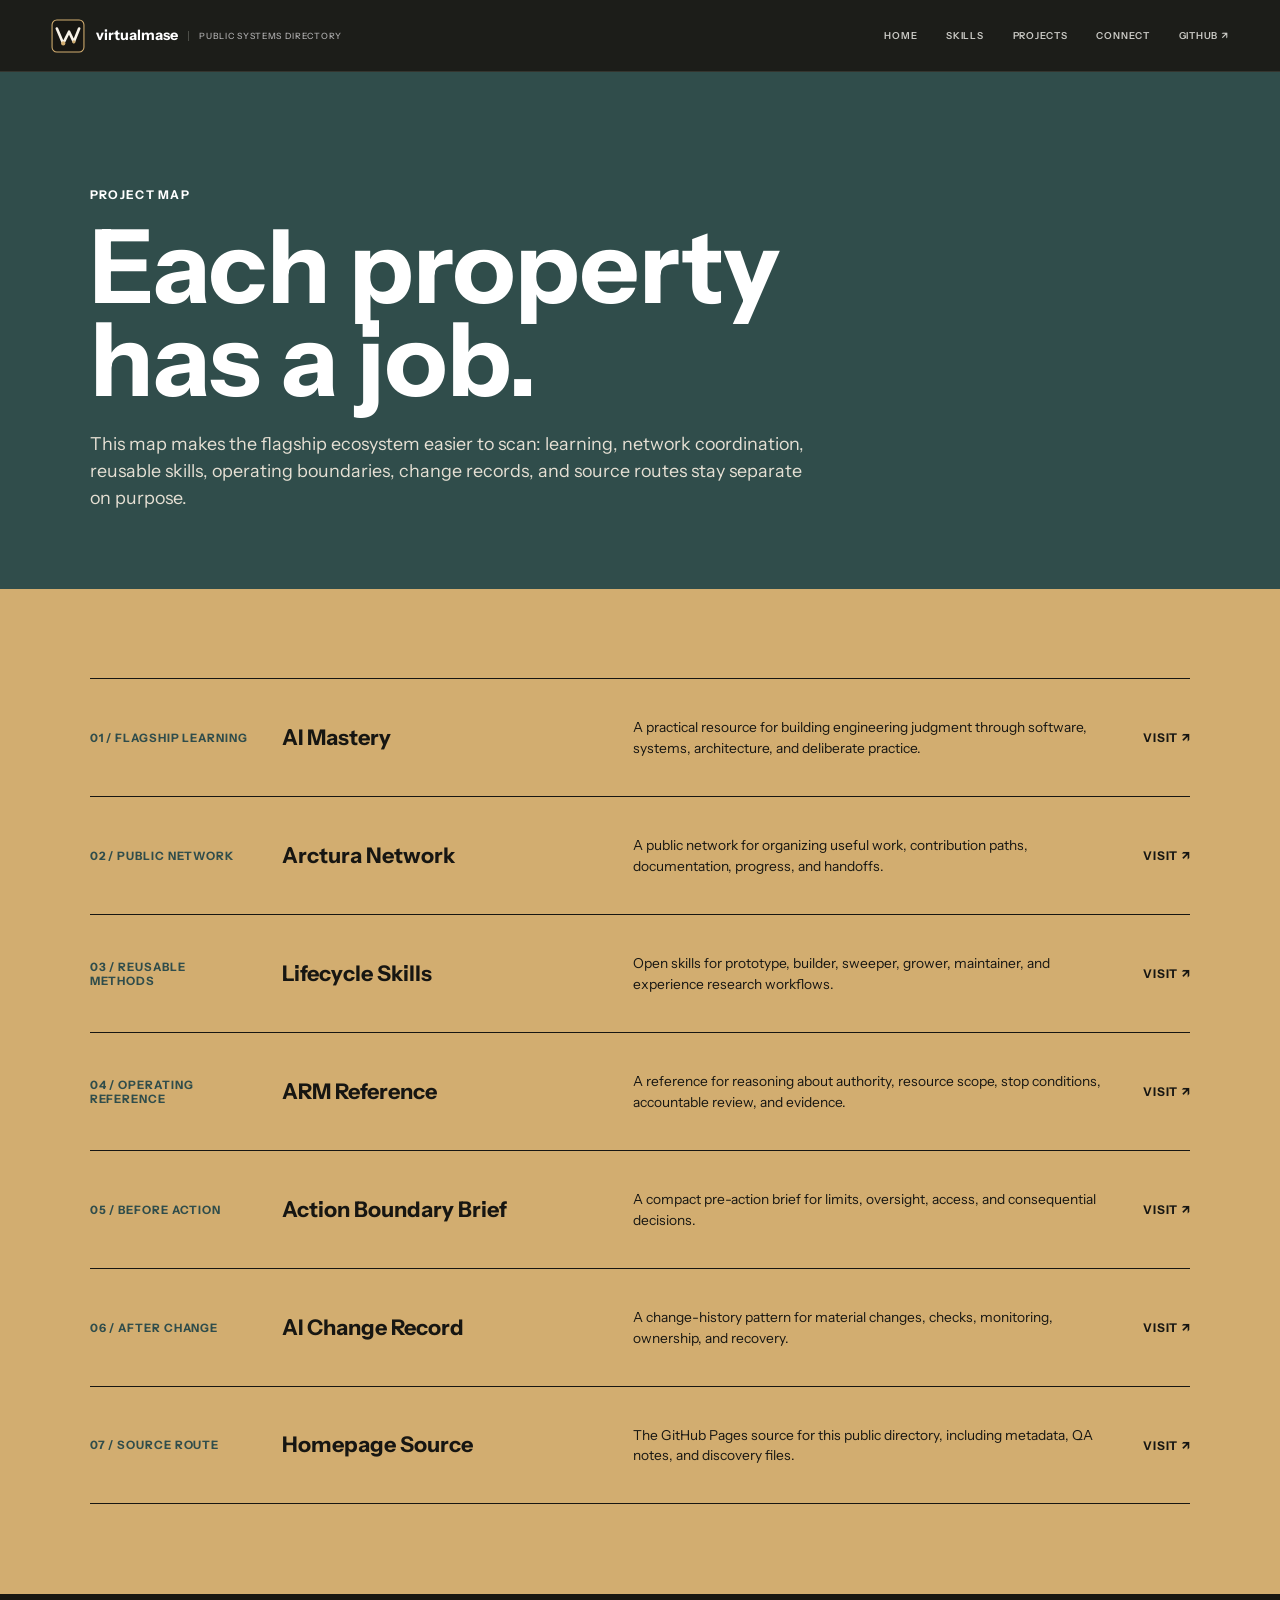
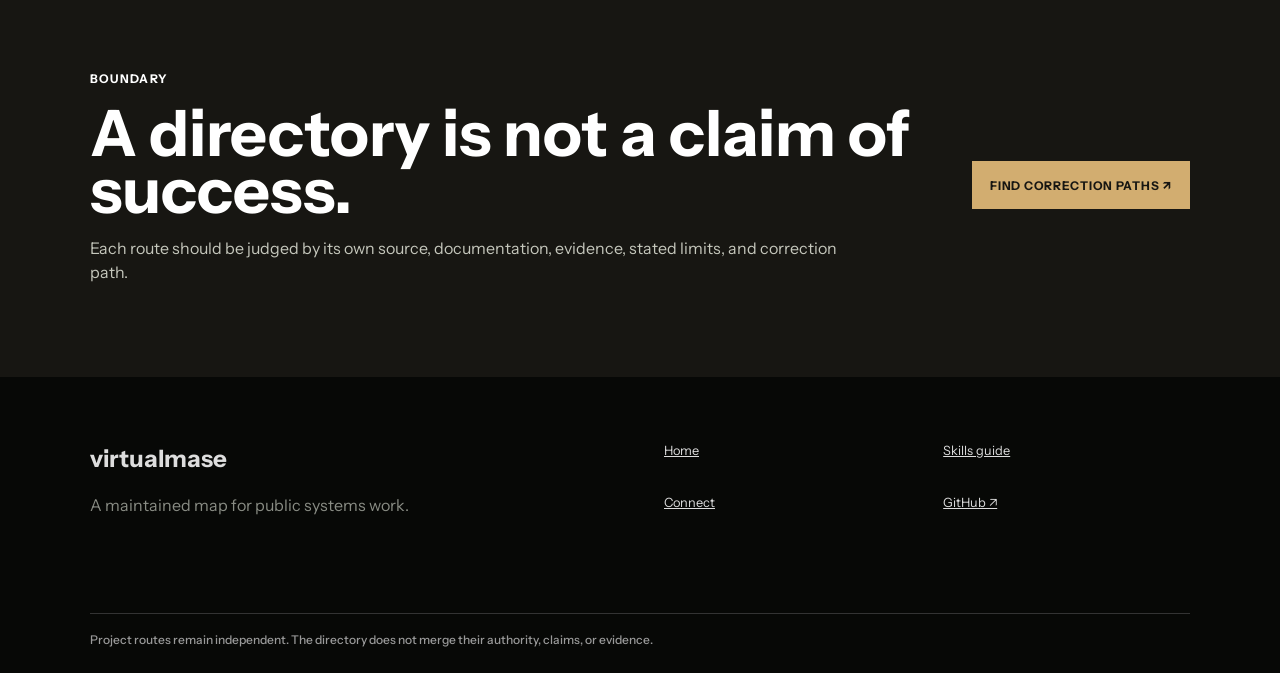
<file: projects.html>
<!doctype html>
<html lang="en">
<head>
  <meta charset="utf-8">
  <meta name="viewport" content="width=device-width, initial-scale=1">
  <title>Project Map — virtualmase</title>
  <meta name="description" content="Explore the virtualmase public project map: AI Mastery, Arctura Network, Lifecycle Skills, operating records, utilities, and source routes.">
  <meta name="robots" content="index,follow,max-image-preview:large,max-snippet:-1,max-video-preview:-1">
  <link rel="canonical" href="https://virtualmase.github.io/projects.html">
  <meta name="theme-color" content="#171612">
  <link rel="icon" href="favicon.svg" type="image/svg+xml">
  <link rel="stylesheet" href="styles.css">
</head>
<body>
  <a class="skip-link" href="#main">Skip to projects</a>
  <header class="site-header"><a class="brand" href="/"><img src="favicon.svg" alt=""><strong>virtualmase</strong><span>public systems directory</span></a><nav class="desktop-nav" aria-label="Primary navigation"><a href="/">Home</a><a href="skills.html">Skills</a><a href="projects.html">Projects</a><a href="connect.html">Connect</a><a href="https://github.com/virtualmase" rel="me">GitHub ↗</a></nav><button class="menu-toggle" type="button" aria-expanded="false" aria-controls="mobile-menu" aria-label="Open navigation"><span></span><span></span></button><nav class="mobile-menu" id="mobile-menu" aria-label="Mobile navigation"><a href="/">Home</a><a href="skills.html">Skills</a><a href="projects.html">Projects</a><a href="connect.html">Connect</a><a href="https://github.com/virtualmase" rel="me">GitHub ↗</a></nav></header>
  <main id="main" class="subpage">
    <section class="page-hero"><p class="kicker">PROJECT MAP</p><h1>Each property<br>has a job.</h1><p>This map makes the flagship ecosystem easier to scan: learning, network coordination, reusable skills, operating boundaries, change records, and source routes stay separate on purpose.</p></section>
    <section class="map-rows" aria-label="Public project routes">
      <a href="https://virtualmase.github.io/ai-mastery/"><span>01 / flagship learning</span><strong>AI Mastery</strong><p>A practical resource for building engineering judgment through software, systems, architecture, and deliberate practice.</p><b>Visit ↗</b></a>
      <a href="https://github.com/virtualmase/arctura.network"><span>02 / public network</span><strong>Arctura Network</strong><p>A public network for organizing useful work, contribution paths, documentation, progress, and handoffs.</p><b>Visit ↗</b></a>
      <a href="https://github.com/virtualmase/lifecycle-skills"><span>03 / reusable methods</span><strong>Lifecycle Skills</strong><p>Open skills for prototype, builder, sweeper, grower, maintainer, and experience research workflows.</p><b>Visit ↗</b></a>
      <a href="https://autonomousresourcemanagement.com/"><span>04 / operating reference</span><strong>ARM Reference</strong><p>A reference for reasoning about authority, resource scope, stop conditions, accountable review, and evidence.</p><b>Visit ↗</b></a>
      <a href="https://virtualmase.github.io/action-boundary-brief/"><span>05 / before action</span><strong>Action Boundary Brief</strong><p>A compact pre-action brief for limits, oversight, access, and consequential decisions.</p><b>Visit ↗</b></a>
      <a href="https://virtualmase.github.io/ai-change-record/"><span>06 / after change</span><strong>AI Change Record</strong><p>A change-history pattern for material changes, checks, monitoring, ownership, and recovery.</p><b>Visit ↗</b></a>
      <a href="https://github.com/virtualmase/virtualmase.github.io"><span>07 / source route</span><strong>Homepage Source</strong><p>The GitHub Pages source for this public directory, including metadata, QA notes, and discovery files.</p><b>Visit ↗</b></a>
    </section>
    <section class="callout-band"><div><p class="kicker">BOUNDARY</p><h2>A directory is not a claim of success.</h2><p>Each route should be judged by its own source, documentation, evidence, stated limits, and correction path.</p></div><a class="button button-dark" href="connect.html">Find correction paths ↗</a></section>
  </main>
  <footer class="site-footer site-footer--operating"><div><a class="footer-brand" href="/">virtualmase</a><p>A maintained map for public systems work.</p></div><nav aria-label="Footer navigation"><a href="/">Home</a><a href="skills.html">Skills guide</a><a href="connect.html">Connect</a><a href="https://github.com/virtualmase">GitHub ↗</a></nav><p class="footer-note">Project routes remain independent. The directory does not merge their authority, claims, or evidence.</p></footer>
  <script src="script.js" defer></script>
</body>
</html>
</file>
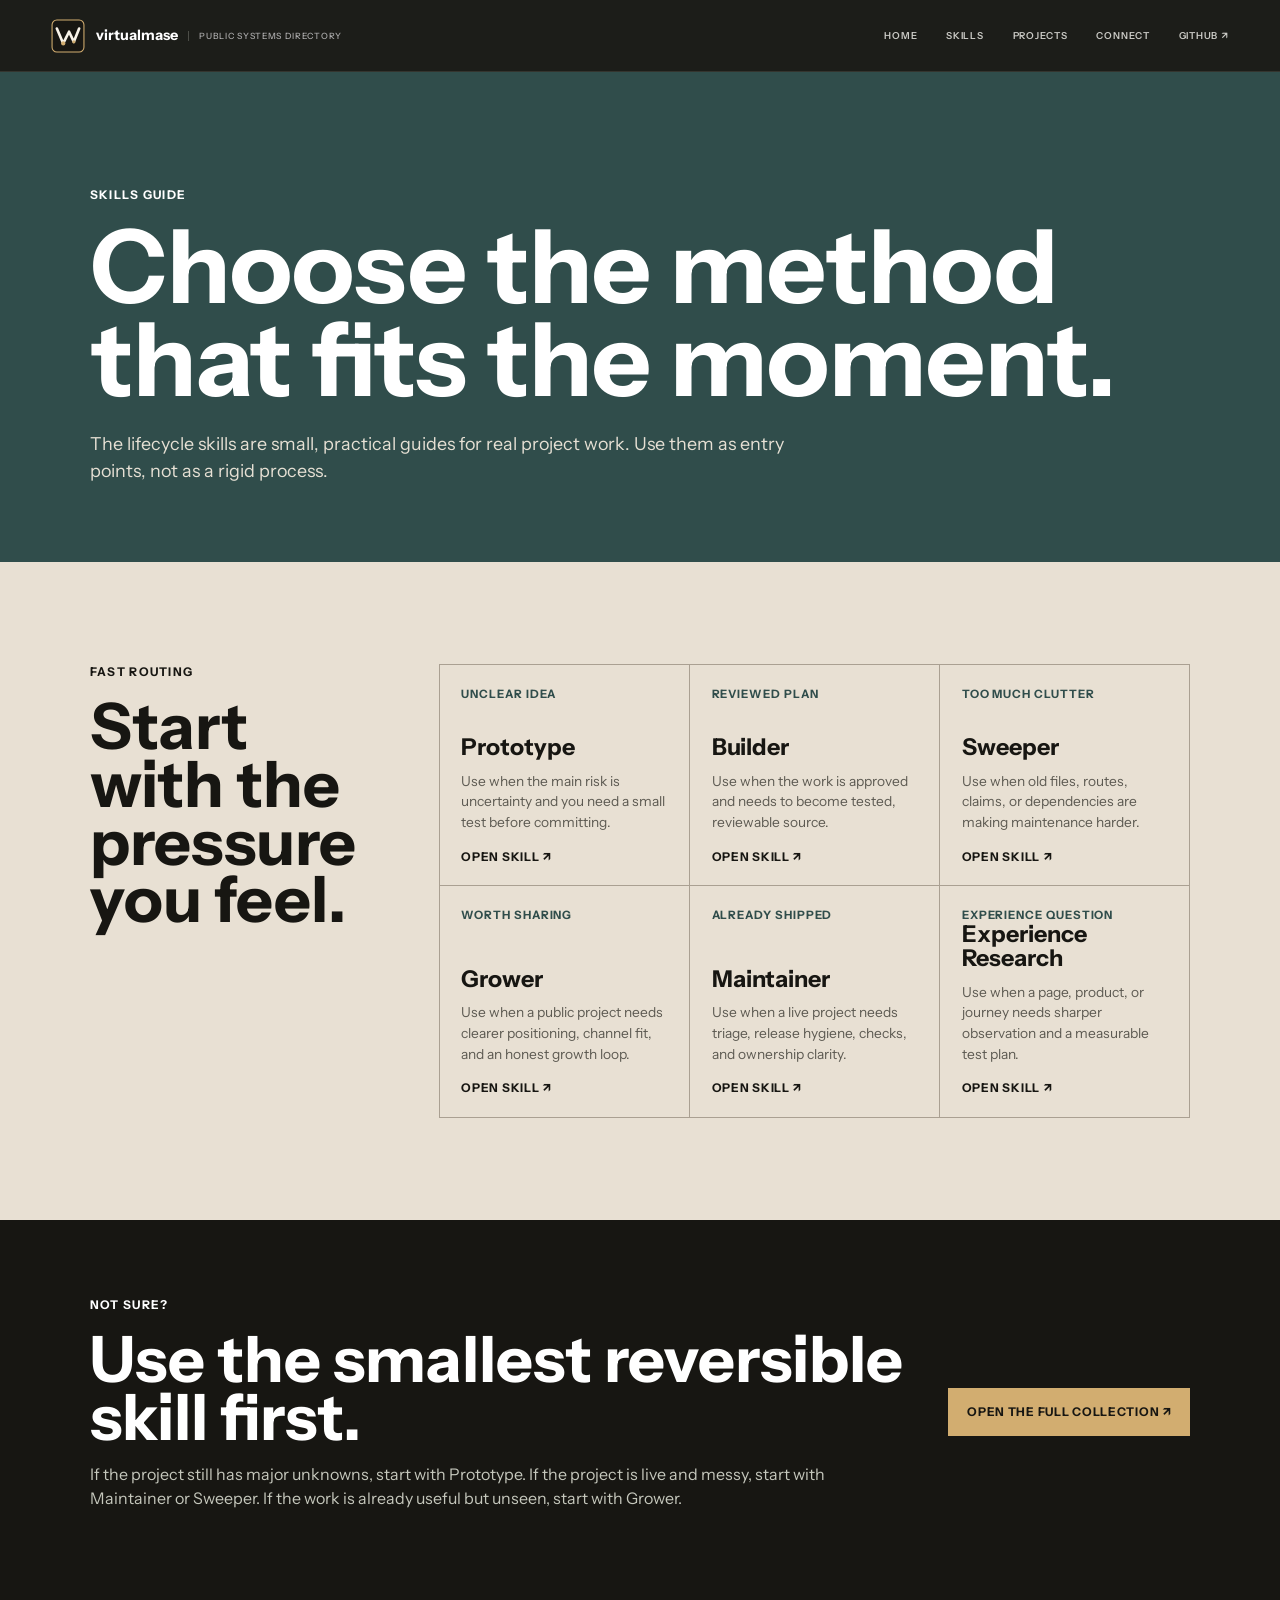
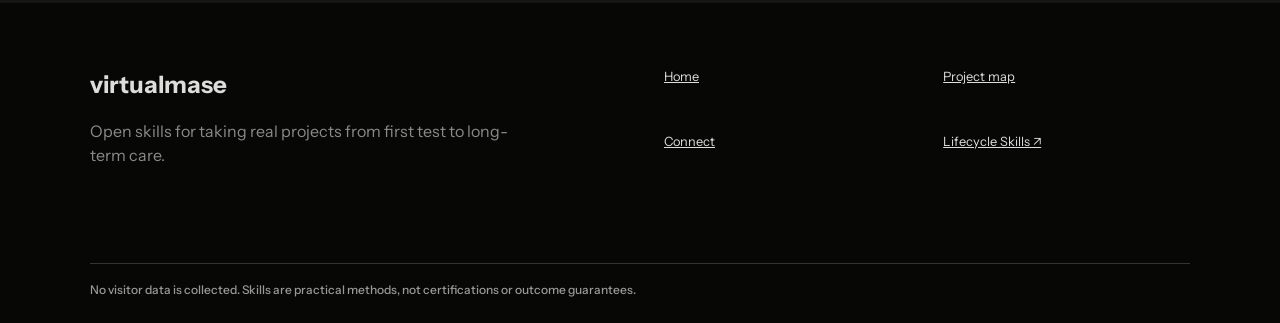
<file: skills.html>
<!doctype html>
<html lang="en">
<head>
  <meta charset="utf-8">
  <meta name="viewport" content="width=device-width, initial-scale=1">
  <title>Skills Guide — virtualmase</title>
  <meta name="description" content="Choose the right virtualmase lifecycle skill for prototyping, building, cleanup, growth, maintenance, and experience research.">
  <meta name="robots" content="index,follow,max-image-preview:large,max-snippet:-1,max-video-preview:-1">
  <link rel="canonical" href="https://virtualmase.github.io/skills.html">
  <meta name="theme-color" content="#171612">
  <link rel="icon" href="favicon.svg" type="image/svg+xml">
  <link rel="stylesheet" href="styles.css">
</head>
<body>
  <a class="skip-link" href="#main">Skip to skills</a>
  <header class="site-header"><a class="brand" href="/"><img src="favicon.svg" alt=""><strong>virtualmase</strong><span>public systems directory</span></a><nav class="desktop-nav" aria-label="Primary navigation"><a href="/">Home</a><a href="skills.html">Skills</a><a href="projects.html">Projects</a><a href="connect.html">Connect</a><a href="https://github.com/virtualmase" rel="me">GitHub ↗</a></nav><button class="menu-toggle" type="button" aria-expanded="false" aria-controls="mobile-menu" aria-label="Open navigation"><span></span><span></span></button><nav class="mobile-menu" id="mobile-menu" aria-label="Mobile navigation"><a href="/">Home</a><a href="skills.html">Skills</a><a href="projects.html">Projects</a><a href="connect.html">Connect</a><a href="https://github.com/virtualmase" rel="me">GitHub ↗</a></nav></header>
  <main id="main" class="subpage">
    <section class="page-hero"><p class="kicker">SKILLS GUIDE</p><h1>Choose the method<br>that fits the moment.</h1><p>The lifecycle skills are small, practical guides for real project work. Use them as entry points, not as a rigid process.</p></section>
    <section class="decision-list" aria-labelledby="decision-title"><div><p class="kicker">FAST ROUTING</p><h2 id="decision-title">Start with the pressure you feel.</h2></div><div class="decision-grid">
      <a href="https://github.com/virtualmase/lifecycle-skills/tree/main/skills/prototype"><span>Unclear idea</span><strong>Prototype</strong><p>Use when the main risk is uncertainty and you need a small test before committing.</p><b>Open skill ↗</b></a>
      <a href="https://github.com/virtualmase/lifecycle-skills/tree/main/skills/builder"><span>Reviewed plan</span><strong>Builder</strong><p>Use when the work is approved and needs to become tested, reviewable source.</p><b>Open skill ↗</b></a>
      <a href="https://github.com/virtualmase/lifecycle-skills/tree/main/skills/sweeper"><span>Too much clutter</span><strong>Sweeper</strong><p>Use when old files, routes, claims, or dependencies are making maintenance harder.</p><b>Open skill ↗</b></a>
      <a href="https://github.com/virtualmase/lifecycle-skills/tree/main/skills/grower"><span>Worth sharing</span><strong>Grower</strong><p>Use when a public project needs clearer positioning, channel fit, and an honest growth loop.</p><b>Open skill ↗</b></a>
      <a href="https://github.com/virtualmase/lifecycle-skills/tree/main/skills/maintainer"><span>Already shipped</span><strong>Maintainer</strong><p>Use when a live project needs triage, release hygiene, checks, and ownership clarity.</p><b>Open skill ↗</b></a>
      <a href="https://github.com/virtualmase/lifecycle-skills/tree/main/skills/ux-ui-cx-market-intelligence"><span>Experience question</span><strong>Experience Research</strong><p>Use when a page, product, or journey needs sharper observation and a measurable test plan.</p><b>Open skill ↗</b></a>
    </div></section>
    <section class="callout-band"><div><p class="kicker">NOT SURE?</p><h2>Use the smallest reversible skill first.</h2><p>If the project still has major unknowns, start with Prototype. If the project is live and messy, start with Maintainer or Sweeper. If the work is already useful but unseen, start with Grower.</p></div><a class="button button-dark" href="https://github.com/virtualmase/lifecycle-skills">Open the full collection ↗</a></section>
  </main>
  <footer class="site-footer site-footer--operating"><div><a class="footer-brand" href="/">virtualmase</a><p>Open skills for taking real projects from first test to long-term care.</p></div><nav aria-label="Footer navigation"><a href="/">Home</a><a href="projects.html">Project map</a><a href="connect.html">Connect</a><a href="https://github.com/virtualmase/lifecycle-skills">Lifecycle Skills ↗</a></nav><p class="footer-note">No visitor data is collected. Skills are practical methods, not certifications or outcome guarantees.</p></footer>
  <script src="script.js" defer></script>
</body>
</html>
</file>
<file: styles.css>
@font-face{font-family:"Instrument Sans";src:url("assets/fonts/instrument-sans-variable.woff2") format("woff2");font-style:normal;font-weight:400 700;font-stretch:75% 100%;font-display:swap}
:root{--blue:#304d4b;--acid:#d2ad70;--ink:#171612;--paper:#e8e0d3;--white:#f8f3e9;--line:#aaa092;--muted:#5d5a52;--type:"Instrument Sans",Arial,sans-serif;--ease:cubic-bezier(.2,.8,.2,1)}
*{box-sizing:border-box}html{scroll-behavior:smooth;overflow-x:hidden}body{margin:0;min-width:320px;overflow-x:hidden;background:var(--paper);color:var(--ink);font:16px/1.5 var(--type)}a{color:inherit}button{font:inherit}h1,h2,h3,strong,p,li,dd,dt,a{max-width:100%;overflow-wrap:break-word}h1,h2,h3,strong{letter-spacing:0!important}a:focus-visible,button:focus-visible{outline:3px solid var(--acid);outline-offset:4px}.skip-link{position:fixed;z-index:30;top:1rem;left:1rem;padding:.8rem 1rem;background:var(--acid);transform:translateY(-180%)}.skip-link:focus{transform:none}
.site-header{position:sticky;z-index:10;top:0;display:grid;grid-template-columns:1fr auto;align-items:center;min-height:72px;padding:0 clamp(1rem,4vw,4.5rem);background:rgba(17,18,15,.95);color:#fff;backdrop-filter:blur(16px);border-bottom:1px solid #34352f}.brand{display:flex;align-items:center;gap:.65rem;text-decoration:none}.brand img{width:34px;height:34px}.brand strong{font-size:.9rem;letter-spacing:-.03em}.brand span{padding-left:.65rem;border-left:1px solid #4c4d47;color:#aaa;font:500 .54rem var(--type);letter-spacing:.08em;text-transform:uppercase}.desktop-nav{display:flex;gap:1.8rem}.desktop-nav a,.mobile-menu a{color:#cacac5;font:600 .6rem var(--type);letter-spacing:.08em;text-decoration:none;text-transform:uppercase}.desktop-nav a:hover{color:var(--acid)}.menu-toggle,.mobile-menu{display:none}
.hero{position:relative;min-height:720px;display:grid;grid-template-columns:minmax(0,1.4fr) minmax(310px,.6fr);gap:clamp(2rem,7vw,8rem);align-items:end;padding:clamp(5rem,9vw,9rem) clamp(1.25rem,7vw,9rem) clamp(3rem,6vw,6rem);overflow:hidden;background:var(--blue);color:#fff}.hero-mark{position:absolute;top:-.15em;right:-.05em;color:rgba(255,255,255,.065);font:700 clamp(14rem,36vw,42rem)/1 var(--type);letter-spacing:-.13em;pointer-events:none}.hero-copy,.hero-receipt{position:relative;z-index:1;min-width:0}.kicker{margin:0 0 1.2rem;font:700 .75rem var(--type);letter-spacing:.11em;text-transform:uppercase}.hero h1,.bench-head h2,.how h2,.projects h2{margin:0;font-weight:700;letter-spacing:-.075em;line-height:.86}.hero h1{max-width:1000px;font-size:clamp(4rem,9vw,9.5rem)}.hero h1 span{color:var(--acid)}.hero-copy>p:not(.kicker){max-width:660px;margin:1.8rem 0 0;color:#d9dafe;font-size:clamp(1rem,1.5vw,1.25rem)}.hero-actions{display:flex;flex-wrap:wrap;gap:.8rem;margin-top:2rem}.button{display:inline-flex;min-height:48px;align-items:center;padding:.9rem 1.1rem;border:1px solid #fff;text-decoration:none;font:700 .75rem var(--type);letter-spacing:.06em;text-transform:uppercase}.button-dark{border-color:var(--ink);background:var(--ink);color:#fff}.button-line:hover{background:#fff;color:var(--blue)}.hero-receipt{align-self:end;padding:1.4rem;background:var(--acid);color:var(--ink);box-shadow:12px 12px 0 var(--ink);transform:rotate(-1deg)}.hero-receipt>span,.hero-receipt small{font:700 .75rem var(--type);letter-spacing:.08em}.hero-receipt ol{margin:1.5rem 0;padding:0;list-style:none;border-top:1px solid var(--ink)}.hero-receipt li{display:flex;justify-content:space-between;gap:1rem;padding:.65rem 0;border-bottom:1px solid var(--ink);font-size:.78rem}.hero-receipt b{text-transform:uppercase}
.start-paths{display:grid;grid-template-columns:minmax(230px,.55fr) minmax(0,1.45fr);gap:clamp(2rem,5vw,5rem);padding:clamp(3rem,7vw,6rem) clamp(1.25rem,7vw,9rem);background:var(--white);border-bottom:1px solid var(--line)}.start-paths h2,.systems-head h2,.page-hero h1,.decision-list h2,.link-board h2,.callout-band h2,.engage h2{margin:0;font-weight:700;letter-spacing:-.065em;line-height:.9}.start-paths h2,.systems-head h2{font-size:clamp(3rem,5vw,5.7rem)}.path-grid,.system-grid,.decision-grid,.link-grid{display:grid;gap:1px;background:var(--line);border:1px solid var(--line)}.path-grid{grid-template-columns:repeat(3,1fr)}.path-grid a,.system-grid a,.decision-grid a,.link-grid a{display:flex;min-width:0;min-height:220px;flex-direction:column;padding:1.35rem;background:var(--paper);text-decoration:none}.path-grid a:hover,.system-grid a:hover,.decision-grid a:hover,.link-grid a:hover{background:var(--acid)}.path-grid span,.system-grid span,.decision-grid span,.link-grid span,.map-rows span{font:700 .72rem var(--type);letter-spacing:.08em;text-transform:uppercase;color:var(--blue)}.path-grid strong,.system-grid strong,.decision-grid strong,.link-grid strong{margin:auto 0 .7rem;font-size:1.45rem;line-height:1.05;letter-spacing:-.045em}.path-grid p,.system-grid p,.decision-grid p,.link-grid p{margin:0;color:var(--muted);font-size:.86rem}.text-link{display:inline-block;margin-top:1.2rem;font:700 .75rem var(--type);letter-spacing:.06em;text-transform:uppercase;text-underline-offset:.35em}.systems{display:grid;grid-template-columns:minmax(250px,.65fr) minmax(0,1.35fr);gap:clamp(3rem,7vw,8rem);padding:clamp(4rem,8vw,8rem) clamp(1.25rem,7vw,9rem);background:var(--ink);color:#fff}.systems-head>p:last-of-type{max-width:430px;margin:1.5rem 0 0;color:#b9baaf}.systems .text-link{color:var(--acid)}.system-grid{grid-template-columns:repeat(2,1fr)}.system-grid a{background:#262822;color:#fff}.system-grid a:hover{background:var(--blue)}.system-grid p{color:#c8c9c0}.system-grid span{color:var(--acid)}
.skill-bench{display:grid;grid-template-columns:minmax(250px,.65fr) minmax(0,1.35fr);gap:clamp(3rem,7vw,8rem);padding:clamp(4rem,8vw,8rem) clamp(1.25rem,7vw,9rem);background:var(--paper)}.bench-head h2{font-size:clamp(3.5rem,6vw,6.7rem)}.bench-head>p{max-width:390px;margin:1.5rem 0 0;color:var(--muted)}.bench-ui{min-width:0;overflow:hidden;border:2px solid var(--ink);box-shadow:12px 12px 0 var(--blue)}.skill-tabs{display:grid;grid-template-columns:repeat(3,1fr);background:var(--ink);gap:1px}.skill-tabs button{min-height:58px;padding:.8rem;border:0;background:#2c2e29;color:#ccc;text-align:left;font:600 .75rem/1.3 var(--type);cursor:pointer}.skill-tabs button[aria-selected=true]{background:var(--acid);color:var(--ink)}.skill-panels{background:var(--white)}.skill-panels [role=tabpanel]{min-height:450px;padding:clamp(1.5rem,4vw,3.5rem)}.skill-panels [role=tabpanel]>span{font:700 .75rem var(--type);letter-spacing:.09em;color:var(--blue)}.skill-panels h3{margin:3rem 0 1rem;font-size:clamp(3.5rem,7vw,7rem);line-height:.85;letter-spacing:-.08em}.skill-panels [role=tabpanel]>p{max-width:650px;color:var(--muted);font-size:1.05rem}.skill-panels dl{display:grid;grid-template-columns:1fr 1fr;gap:1px;margin:3rem 0;background:var(--line);border:1px solid var(--line)}.skill-panels dl div{padding:1rem;background:var(--paper)}.skill-panels dt{font:700 .75rem var(--type);letter-spacing:.08em;text-transform:uppercase}.skill-panels dd{margin:.4rem 0 0;font-size:.84rem}.skill-panels [role=tabpanel]>a{font:700 .75rem var(--type);text-transform:uppercase;text-underline-offset:.35em}
.how{padding:clamp(4rem,8vw,8rem) clamp(1.25rem,7vw,9rem);background:var(--ink);color:#fff}.how header{display:grid;grid-template-columns:.45fr 1.55fr;gap:2rem}.how h2{font-size:clamp(3.5rem,7vw,7.5rem)}.how ol{display:grid;grid-template-columns:repeat(5,1fr);margin:4rem 0 0;padding:0;list-style:none;border-top:1px solid #52544c}.how li{min-height:220px;padding:1.2rem;border-right:1px solid #52544c}.how li:last-child{border-right:0}.how li>span{color:var(--acid);font:700 .75rem var(--type)}.how strong{display:block;margin:4rem 0 .7rem;font-size:1.5rem}.how li p{margin:0;color:#aaa;font-size:.8rem}
.projects{padding:clamp(4rem,8vw,8rem) clamp(1.25rem,7vw,9rem);background:var(--acid)}.projects-head{display:grid;grid-template-columns:.45fr 1.55fr;gap:2rem}.projects h2{font-size:clamp(3.5rem,7vw,7.5rem)}.project-list{margin-top:4rem;border-top:2px solid var(--ink)}.project-list a{display:grid;grid-template-columns:130px 1fr 1fr auto;gap:2rem;align-items:center;min-height:130px;padding:1rem 0;border-bottom:1px solid var(--ink);text-decoration:none}.project-list a>span,.project-list a>b{font:700 .75rem var(--type);letter-spacing:.06em}.project-list strong{font-size:1.5rem;letter-spacing:-.04em}.project-list p{margin:0;font-size:.84rem}.project-list a:hover strong{text-decoration:underline;text-decoration-thickness:2px;text-underline-offset:.2em}
.engage{display:grid;grid-template-columns:minmax(250px,.7fr) minmax(0,1.3fr);gap:clamp(2rem,6vw,6rem);padding:clamp(4rem,8vw,8rem) clamp(1.25rem,7vw,9rem);background:var(--white)}.engage h2{font-size:clamp(3rem,6vw,6.5rem)}.engage p{max-width:520px;color:var(--muted)}.engage-links{display:grid;grid-template-columns:repeat(2,1fr);gap:1px;align-self:start;background:var(--line);border:1px solid var(--line)}.engage-links a,.social-strip a{display:flex;min-height:76px;align-items:center;padding:1rem 1.2rem;background:var(--paper);text-decoration:none;font:700 .78rem var(--type);letter-spacing:.06em;text-transform:uppercase}.engage-links a:hover,.social-strip a:hover{background:var(--acid)}.utilities{display:grid;grid-template-columns:.5fr 1fr 1fr;gap:1px;padding:0;background:#55574f;color:#fff}.utilities>.kicker{padding:2rem;margin:0;background:var(--blue)}.utilities a{display:flex;min-height:190px;flex-direction:column;padding:2rem;background:var(--ink);text-decoration:none}.utilities a>span{color:#aaa;font-size:.72rem}.utilities strong{margin:auto 0 .5rem;font-size:1.35rem}.utilities b{font:700 .75rem var(--type)}.utilities a:hover{background:var(--blue)}
.subpage{background:var(--paper)}.page-hero{padding:clamp(5rem,9vw,9rem) clamp(1.25rem,7vw,9rem) clamp(3rem,6vw,5rem);background:var(--blue);color:#fff}.page-hero h1{max-width:1050px;font-size:clamp(3.8rem,8vw,8rem)}.page-hero p:not(.kicker){max-width:720px;margin:1.6rem 0 0;color:#e6e0d4;font-size:clamp(1rem,1.4vw,1.22rem)}.decision-list,.link-board{display:grid;grid-template-columns:minmax(230px,.55fr) minmax(0,1.45fr);gap:clamp(2rem,5vw,5rem);padding:clamp(4rem,8vw,7rem) clamp(1.25rem,7vw,9rem)}.decision-list h2,.link-board h2{font-size:clamp(2.7rem,5vw,5.4rem)}.decision-grid,.link-grid{grid-template-columns:repeat(3,1fr)}.decision-grid b{margin-top:1rem;font:700 .75rem var(--type);letter-spacing:.06em;text-transform:uppercase}.map-rows{padding:clamp(3rem,7vw,6rem) clamp(1.25rem,7vw,9rem);background:var(--acid)}.map-rows a{display:grid;grid-template-columns:160px minmax(160px,.8fr) minmax(0,1.2fr) auto;gap:2rem;align-items:center;min-height:118px;padding:1rem 0;border-top:1px solid var(--ink);text-decoration:none}.map-rows a:last-child{border-bottom:1px solid var(--ink)}.map-rows strong{font-size:1.35rem;line-height:1.1;letter-spacing:-.045em}.map-rows p{margin:0;font-size:.86rem}.map-rows b{font:700 .75rem var(--type);letter-spacing:.06em;text-transform:uppercase}.callout-band{display:grid;grid-template-columns:minmax(0,1fr) auto;gap:2rem;align-items:center;padding:clamp(3rem,6vw,5rem) clamp(1.25rem,7vw,9rem);background:var(--ink);color:#fff}.callout-band h2{font-size:clamp(2.6rem,5vw,5.2rem)}.callout-band p:not(.kicker){max-width:760px;color:#c5c7bc}.callout-band .button-dark{background:var(--acid);border-color:var(--acid);color:var(--ink)}.social-strip{display:grid;grid-template-columns:repeat(4,1fr);gap:1px;padding:0 clamp(1.25rem,7vw,9rem) clamp(4rem,8vw,7rem);background:var(--white)}
.site-footer{display:grid;grid-template-columns:1fr 1fr;gap:3rem;padding:4rem clamp(1.25rem,7vw,9rem) 1.5rem;background:#070806;color:#ddd}.footer-brand{font-size:1.5rem;font-weight:700;text-decoration:none}.site-footer>div p{max-width:420px;color:#898c84}.site-footer nav{display:grid;grid-template-columns:1fr 1fr;gap:.8rem 2rem}.site-footer nav a{font-size:.8rem}.footer-note{grid-column:1/-1;margin:2rem 0 0;padding-top:1rem;border-top:1px solid #333;color:#999;font:500 .75rem/1.6 var(--type)}
.not-found-body{min-height:100vh;display:grid;place-items:center;background:var(--blue);color:#fff}.not-found{width:min(760px,calc(100% - 2rem));padding:3rem}.not-found .brand{color:#fff}.not-found h1{font-size:clamp(4rem,10vw,8rem);line-height:.85;letter-spacing:-.08em}.not-found .button-primary{background:var(--acid);color:var(--ink)}
@media(max-width:900px){.desktop-nav{display:none}.menu-toggle{display:grid;gap:6px;padding:.6rem;border:0;background:none}.menu-toggle span{display:block;width:25px;height:1px;background:#fff}.mobile-menu{position:absolute;top:100%;left:0;right:0;padding:1.2rem;background:var(--ink);border-top:1px solid #333}.mobile-menu.is-open{display:grid;gap:1rem}.hero{grid-template-columns:minmax(0,1fr)}.hero-receipt{width:min(100%,460px)}.start-paths,.systems,.skill-bench,.engage,.decision-list,.link-board{grid-template-columns:1fr}.path-grid,.system-grid,.decision-grid,.link-grid{grid-template-columns:1fr 1fr}.how header,.projects-head{grid-template-columns:1fr}.how ol{grid-template-columns:1fr 1fr}.project-list a,.map-rows a{grid-template-columns:100px 1fr}.project-list p,.project-list b,.map-rows p,.map-rows b{grid-column:2}.utilities{grid-template-columns:1fr 1fr}.utilities>.kicker{grid-column:1/-1}.social-strip{grid-template-columns:1fr 1fr}.callout-band{grid-template-columns:1fr}.callout-band .button{justify-self:start}}
@media(max-width:560px){.brand span{display:none}.hero{width:100%;min-height:0;padding:5rem 1.25rem 2.7rem}.hero-copy,.page-hero>*,.start-paths>*,.systems>*,.engage>*,.decision-list>*,.link-board>*,.path-grid,.system-grid,.decision-grid,.link-grid,.engage-links,.social-strip,.map-rows a{width:100%;max-width:350px}.hero h1{font-size:2.42rem;line-height:1;overflow-wrap:normal}.page-hero h1{font-size:2.08rem;line-height:1.05;overflow-wrap:normal}.start-paths h2,.systems-head h2,.bench-head h2,.how h2,.projects h2,.engage h2,.decision-list h2,.link-board h2,.callout-band h2{font-size:2.18rem;line-height:1}.hero-copy>p:not(.kicker),.page-hero p:not(.kicker){max-width:350px;overflow-wrap:anywhere}.hero-actions .button{width:100%;justify-content:center}.hero-receipt{width:100%;max-width:350px;box-shadow:7px 7px 0 var(--ink)}.hero-receipt li{display:grid;grid-template-columns:90px minmax(0,1fr);align-items:start}.hero-receipt li>*{min-width:0;overflow-wrap:anywhere}.start-paths,.systems,.engage,.decision-list,.link-board,.page-hero,.map-rows{padding-left:1.25rem;padding-right:1.25rem}.path-grid,.system-grid,.decision-grid,.link-grid,.engage-links,.social-strip{grid-template-columns:1fr}.skill-bench{padding-inline:1.1rem}.skill-tabs{display:flex;overflow-x:auto;scroll-snap-type:x mandatory}.skill-tabs button{min-width:145px;scroll-snap-align:start}.skill-panels [role=tabpanel]{min-height:500px}.skill-panels dl{grid-template-columns:1fr}.how ol{grid-template-columns:1fr}.how li{min-height:0;border-right:0;border-bottom:1px solid #52544c}.how strong{margin:1.5rem 0 .5rem}.project-list a,.map-rows a{grid-template-columns:1fr;gap:.6rem;padding:1.4rem 0}.project-list p,.project-list b,.map-rows p,.map-rows b{grid-column:auto}.utilities{grid-template-columns:1fr}.utilities>.kicker{grid-column:auto}.site-footer{grid-template-columns:1fr}.site-footer nav{grid-template-columns:1fr}}
@media(prefers-reduced-motion:reduce){html{scroll-behavior:auto}*{transition:none!important}}
.workshop-field{display:block;width:100%;height:auto;background:#191a17;color:#34362f;border-bottom:2px solid var(--ink)}.field-grid{color:#34362f}.field-path{fill:none;stroke:var(--acid);stroke-width:2;stroke-dasharray:7 8}.field-node rect,.field-node circle{fill:#262822;stroke:#74786c;stroke-width:1.5;transition:fill .25s var(--ease),stroke .25s var(--ease),transform .25s var(--ease);transform-box:fill-box;transform-origin:center}.field-node text{fill:#bfc2b8;font:700 10px var(--type);text-anchor:middle;letter-spacing:.8px;pointer-events:none}.bench-ui[data-active-skill=prototype] .node-prototype rect,.bench-ui[data-active-skill=builder] .node-builder rect,.bench-ui[data-active-skill=sweeper] .node-sweeper rect,.bench-ui[data-active-skill=grower] .node-grower rect,.bench-ui[data-active-skill=maintainer] .node-maintainer rect,.bench-ui[data-active-skill=research] .node-research circle{fill:var(--acid);stroke:var(--acid);transform:translateY(-5px)}.bench-ui[data-active-skill=prototype] .node-prototype text,.bench-ui[data-active-skill=builder] .node-builder text,.bench-ui[data-active-skill=sweeper] .node-sweeper text,.bench-ui[data-active-skill=grower] .node-grower text,.bench-ui[data-active-skill=maintainer] .node-maintainer text,.bench-ui[data-active-skill=research] .node-research text{fill:var(--ink)}
@media(max-width:560px){.workshop-field{width:760px;max-width:none;transform:translateX(-185px)}}

/* Long-form field notes */
.article-body{background:var(--white)}
.article-hero{min-width:0;padding:clamp(5rem,10vw,10rem) clamp(1.25rem,7vw,9rem) clamp(4rem,8vw,7rem);background:var(--ink);color:#fff}.article-hero>*{width:100%;min-width:0}
.article-hero__meta{display:flex;justify-content:space-between;gap:2rem;color:#aaa;font-size:.78rem;text-transform:uppercase;letter-spacing:.05em}
.article-hero__meta p{margin:0}.article-hero h1{max-width:1220px;margin:clamp(3rem,7vw,7rem) 0 2rem;font-size:clamp(3.5rem,8.7vw,9.5rem);line-height:.84;font-weight:600}
.article-hero h1 em{color:var(--acid);font-style:normal}.article-deck{max-width:900px;margin:0;color:#c8c9c0;font-size:clamp(1.15rem,2vw,1.65rem);line-height:1.45}
.article-lead-image,.article-wide-image{margin:0;background:var(--ink)}.article-lead-image img,.article-wide-image img,.article-copy figure img{display:block;width:100%;height:auto}.article-lead-image figcaption,.article-wide-image figcaption{padding:1rem clamp(1.25rem,7vw,9rem);background:var(--ink);color:#aaa;font-size:.78rem}
.article-layout{display:grid;grid-template-columns:minmax(200px,.45fr) minmax(0,1.55fr);gap:clamp(3rem,8vw,10rem);padding:clamp(4rem,8vw,8rem) clamp(1.25rem,7vw,9rem)}
.article-toc{position:sticky;top:100px;align-self:start;padding-top:.5rem}.article-toc ol{margin:1.5rem 0 0;padding:0;list-style:none;border-top:1px solid var(--line)}.article-toc li{border-bottom:1px solid var(--line)}.article-toc a{display:block;padding:.75rem 0;text-decoration:none;font-size:.82rem}.article-toc a:hover{text-decoration:underline;text-underline-offset:.3em}
.article-copy{max-width:860px;font-size:clamp(1rem,1.35vw,1.16rem);line-height:1.76}.article-copy p{margin:0 0 1.5rem}.article-copy a{text-decoration-color:var(--acid);text-decoration-thickness:2px;text-underline-offset:.18em}.article-copy section{scroll-margin-top:100px;margin:0 0 clamp(4rem,8vw,7rem)}.article-copy h2{margin:0 0 2rem;font-size:clamp(2.5rem,5vw,5.2rem);line-height:.95}.article-copy h3{margin:3rem 0 1rem;font-size:clamp(1.5rem,2.5vw,2.2rem);line-height:1.1}.article-lede{font-size:clamp(1.35rem,2vw,1.75rem);line-height:1.45}.article-copy ul,.article-copy ol{margin:1.5rem 0 2rem;padding-left:1.3rem}.article-copy li{margin:.75rem 0;padding-left:.45rem}.article-copy blockquote{margin:3rem 0;padding:2rem;border-left:8px solid var(--acid);background:var(--paper)}.article-copy blockquote p{margin:0;font-size:clamp(2rem,4vw,4rem);font-weight:650;line-height:1}.article-callout{margin:3rem 0;padding:2rem;background:var(--blue);color:#fff}.article-callout strong{display:block;font-size:1.4rem;line-height:1.2}.article-callout p{margin:1rem 0 0;color:#ddd}.article-copy figure{margin:3rem 0}.article-copy figure figcaption{padding:1rem;background:var(--ink);color:#aaa;font-size:.78rem}.article-wide-image{width:calc(100% + clamp(1rem,5vw,6rem));margin-left:calc(clamp(1rem,5vw,6rem) * -1)}
.decision-table{margin:3rem 0;overflow-x:auto}.decision-table table{width:100%;border-collapse:collapse;font-size:.9rem}.decision-table th,.decision-table td{padding:1rem;border:1px solid var(--line);text-align:left;vertical-align:top}.decision-table th{background:var(--ink);color:#fff}.decision-table tr:nth-child(even) td{background:var(--paper)}.review-list{counter-reset:review;padding:0!important;list-style:none}.review-list li{counter-increment:review;display:grid;grid-template-columns:3rem 1fr;gap:1rem;padding:1.2rem 0!important;border-top:1px solid var(--line);font-size:1.15rem}.review-list li::before{content:counter(review,decimal-leading-zero);color:var(--blue);font-weight:700}.review-list li:last-child{border-bottom:1px solid var(--line)}
.article-cta{margin-top:4rem;padding:clamp(2rem,5vw,4rem);background:var(--acid)}.article-cta h2{margin:1rem 0;font-size:clamp(2.5rem,5vw,4.8rem)}.article-cta>div{display:flex;flex-wrap:wrap;gap:.8rem;margin-top:2rem}.article-faq details{border-top:1px solid var(--line)}.article-faq details:last-child{border-bottom:1px solid var(--line)}.article-faq summary{padding:1.3rem 2rem 1.3rem 0;cursor:pointer;font-weight:700}.article-faq details p{padding:0 2rem 1.5rem 0;color:var(--muted)}.article-sources{padding-top:3rem;border-top:2px solid var(--ink)}.article-sources h2{font-size:2.4rem}.article-sources ul{font-size:.86rem}.article-sources>p:last-child{padding:1rem;background:var(--paper);font-size:.8rem}
@media(max-width:900px){.article-layout{grid-template-columns:1fr}.article-toc{position:static}.article-toc ol{display:grid;grid-template-columns:1fr 1fr}.article-toc li:nth-child(odd){border-right:1px solid var(--line)}.article-toc a{padding:.75rem}.article-wide-image{width:100%;margin-left:0}}
@media(max-width:560px){.article-hero__meta{display:block}.article-hero__meta p+p{margin-top:.5rem}.article-hero h1{font-size:3rem;overflow-wrap:break-word}.article-deck{font-size:1.08rem;overflow-wrap:anywhere}.article-layout{padding-left:1.25rem;padding-right:1.25rem}.article-toc ol{grid-template-columns:1fr}.article-toc li:nth-child(odd){border-right:0}.article-copy h2{font-size:2.45rem}.article-copy{min-width:0;font-size:1rem}.article-lede{font-size:1.25rem}.article-cta>div{display:grid}.article-cta .button{width:100%;justify-content:center}}
</file>
